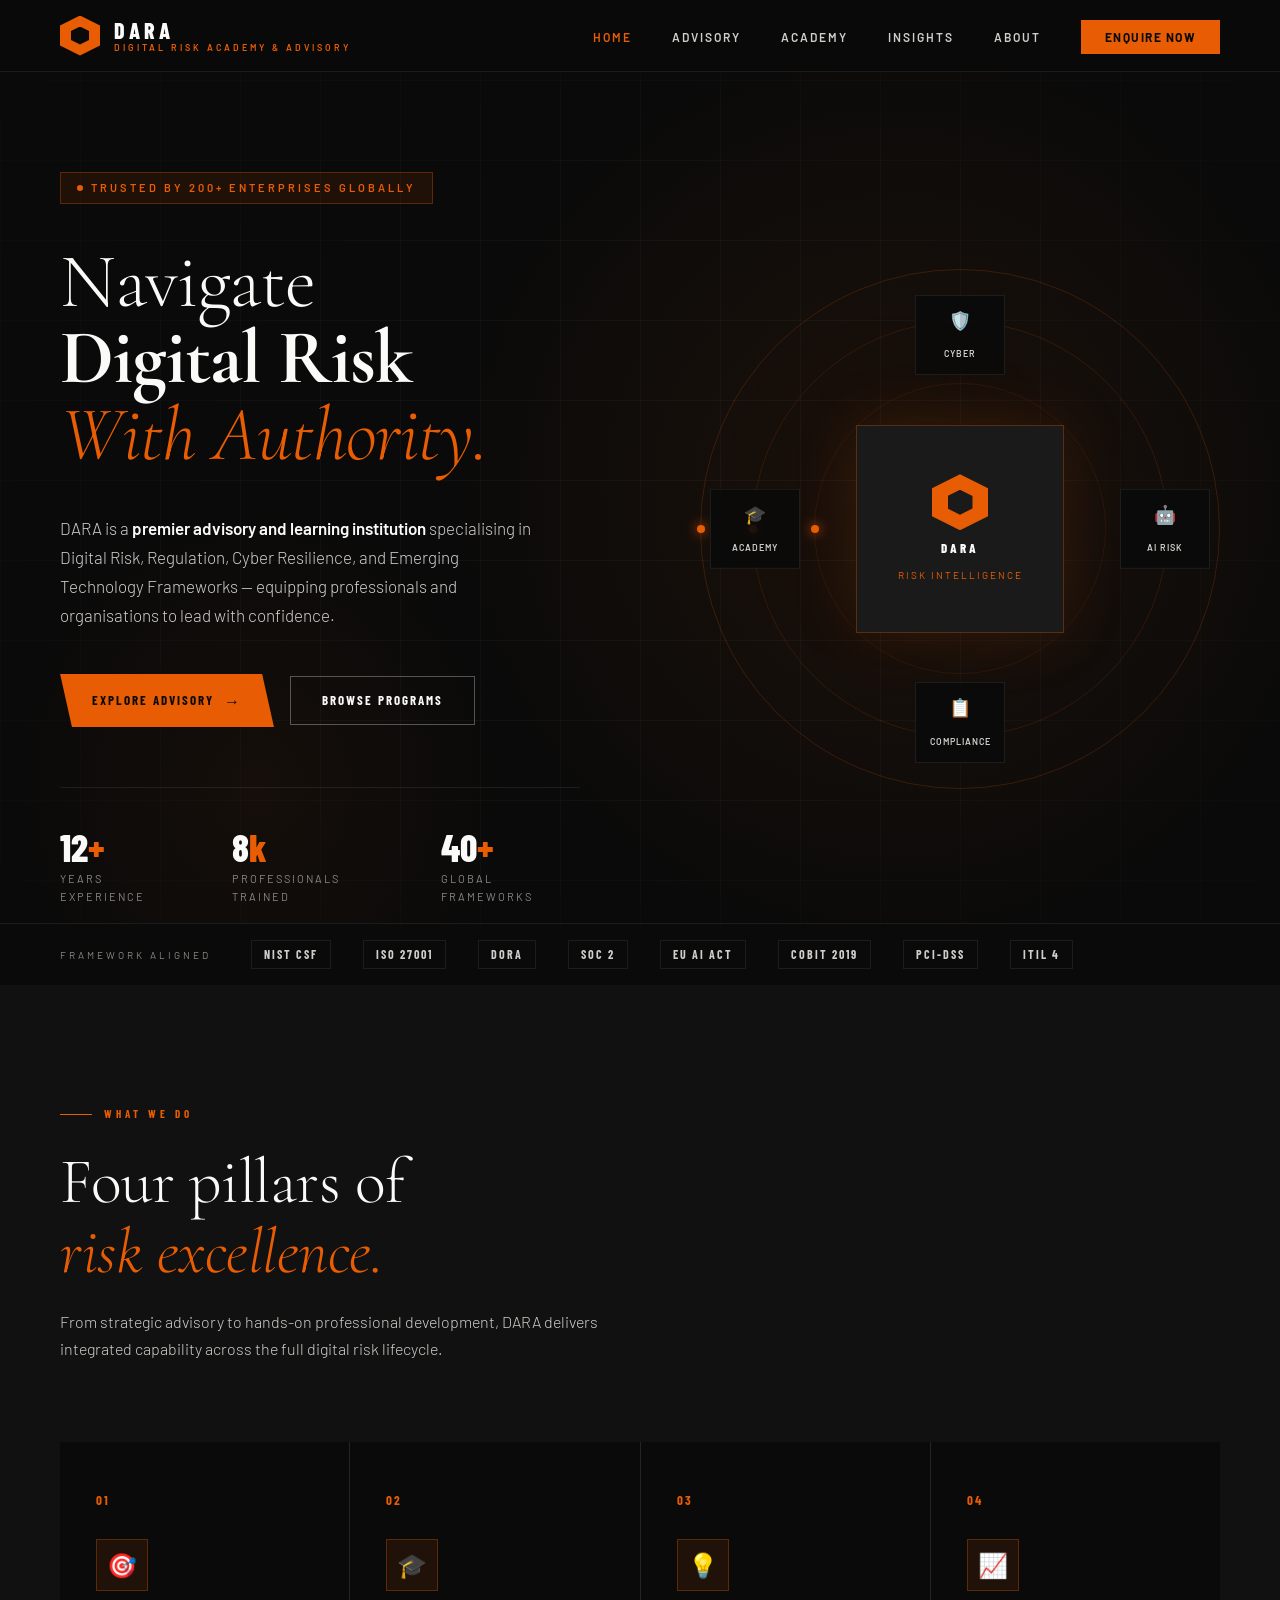
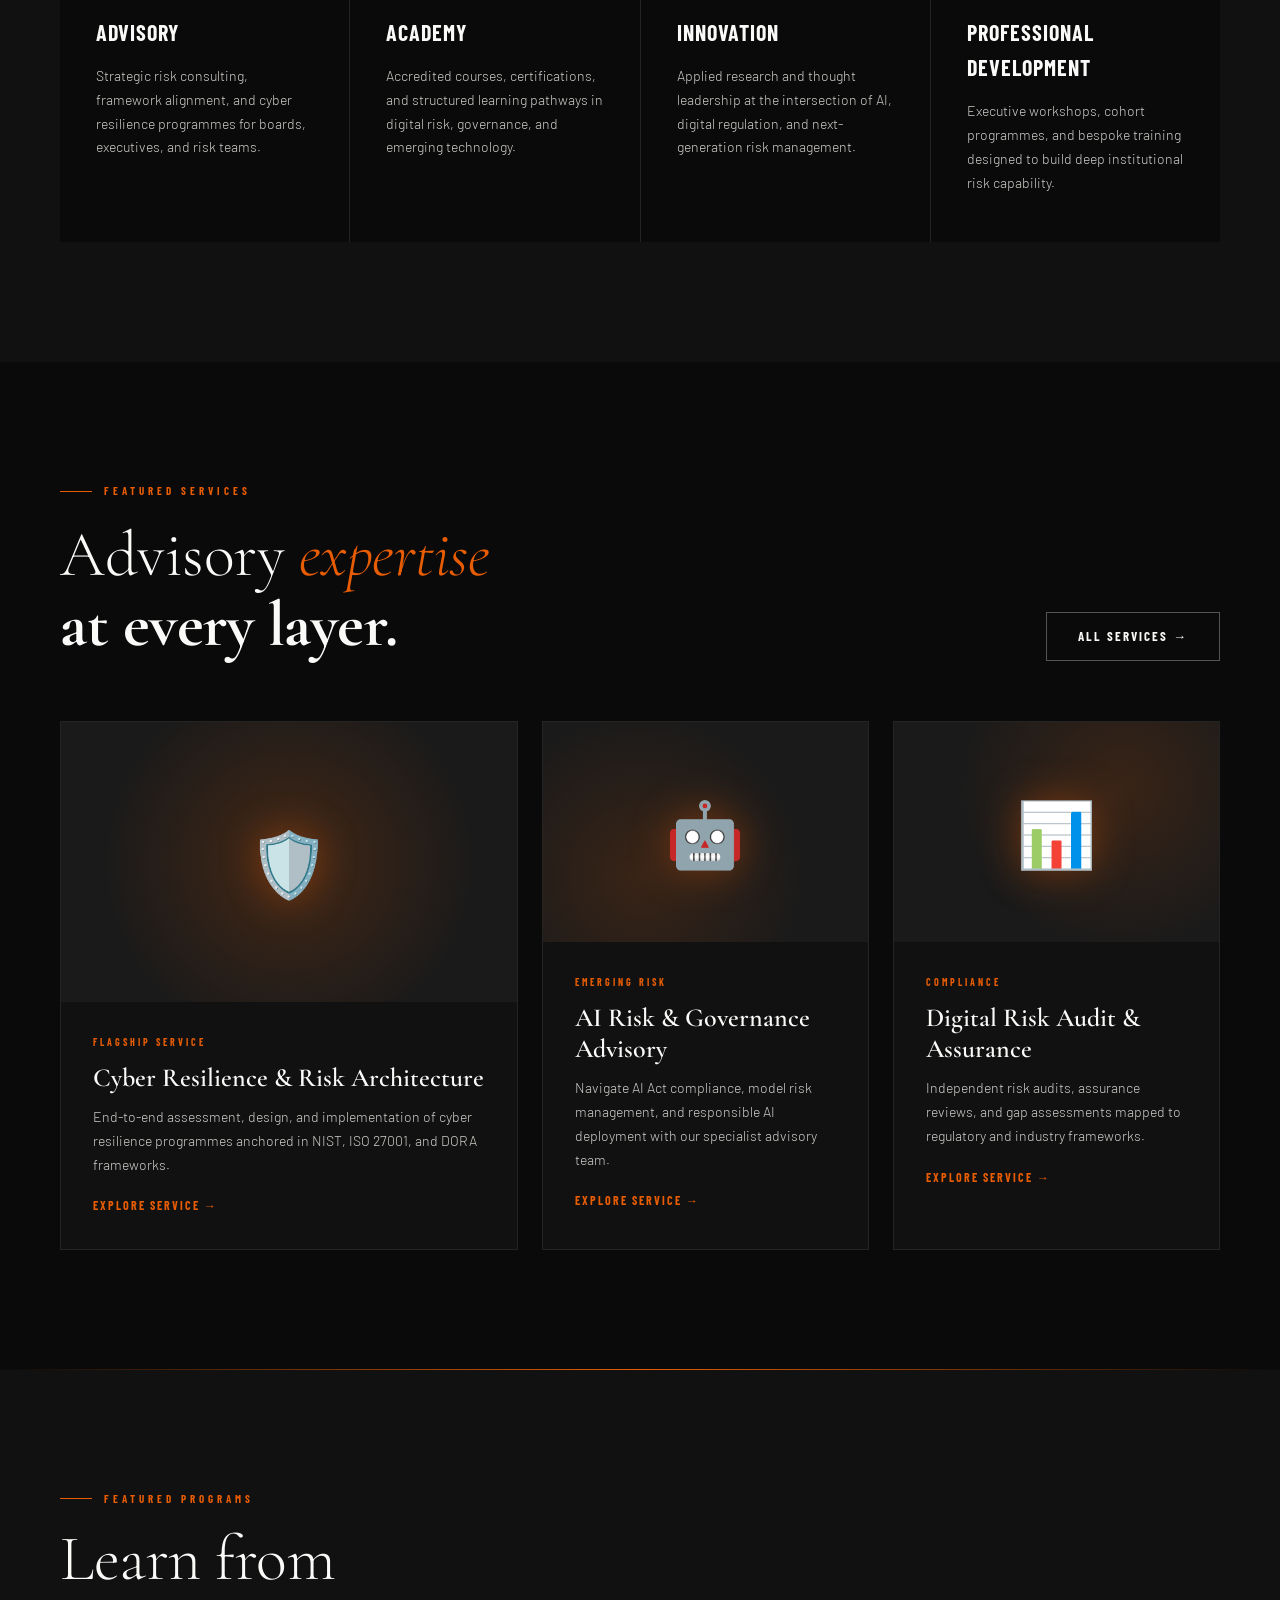
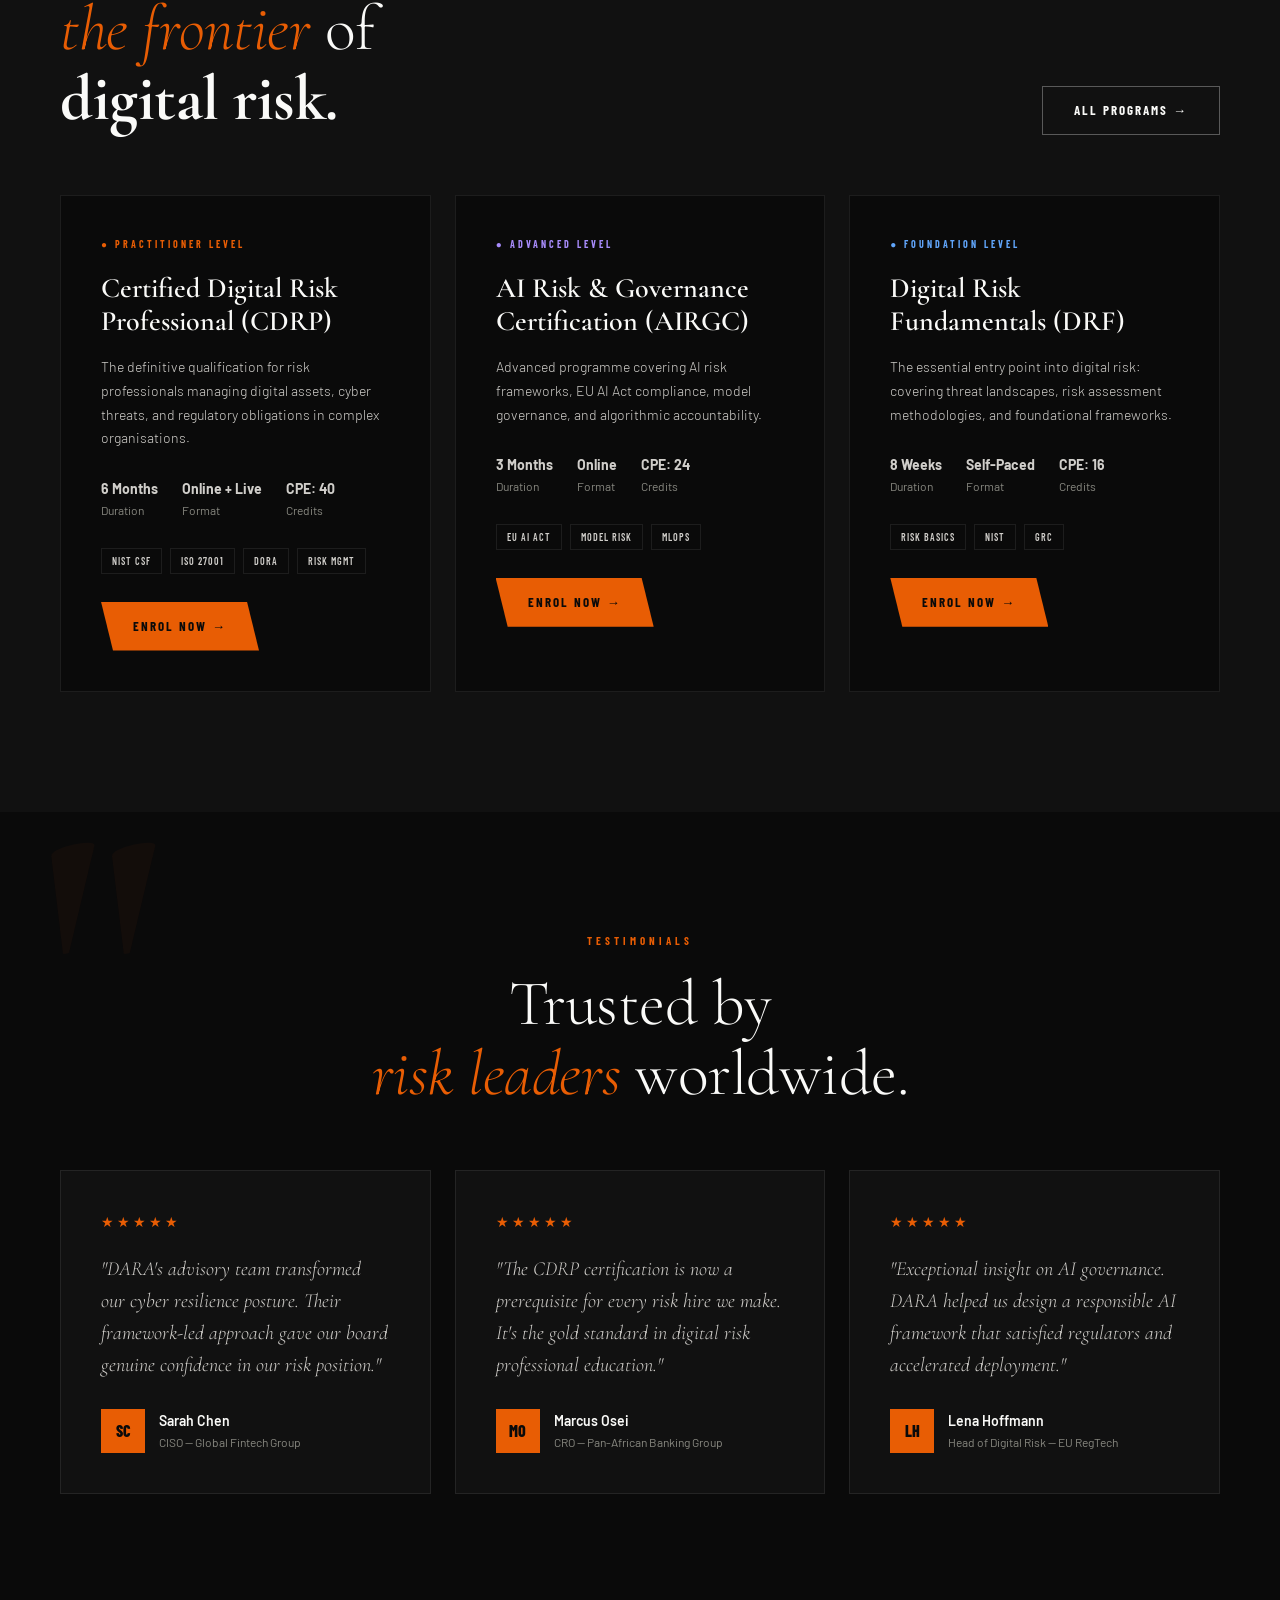
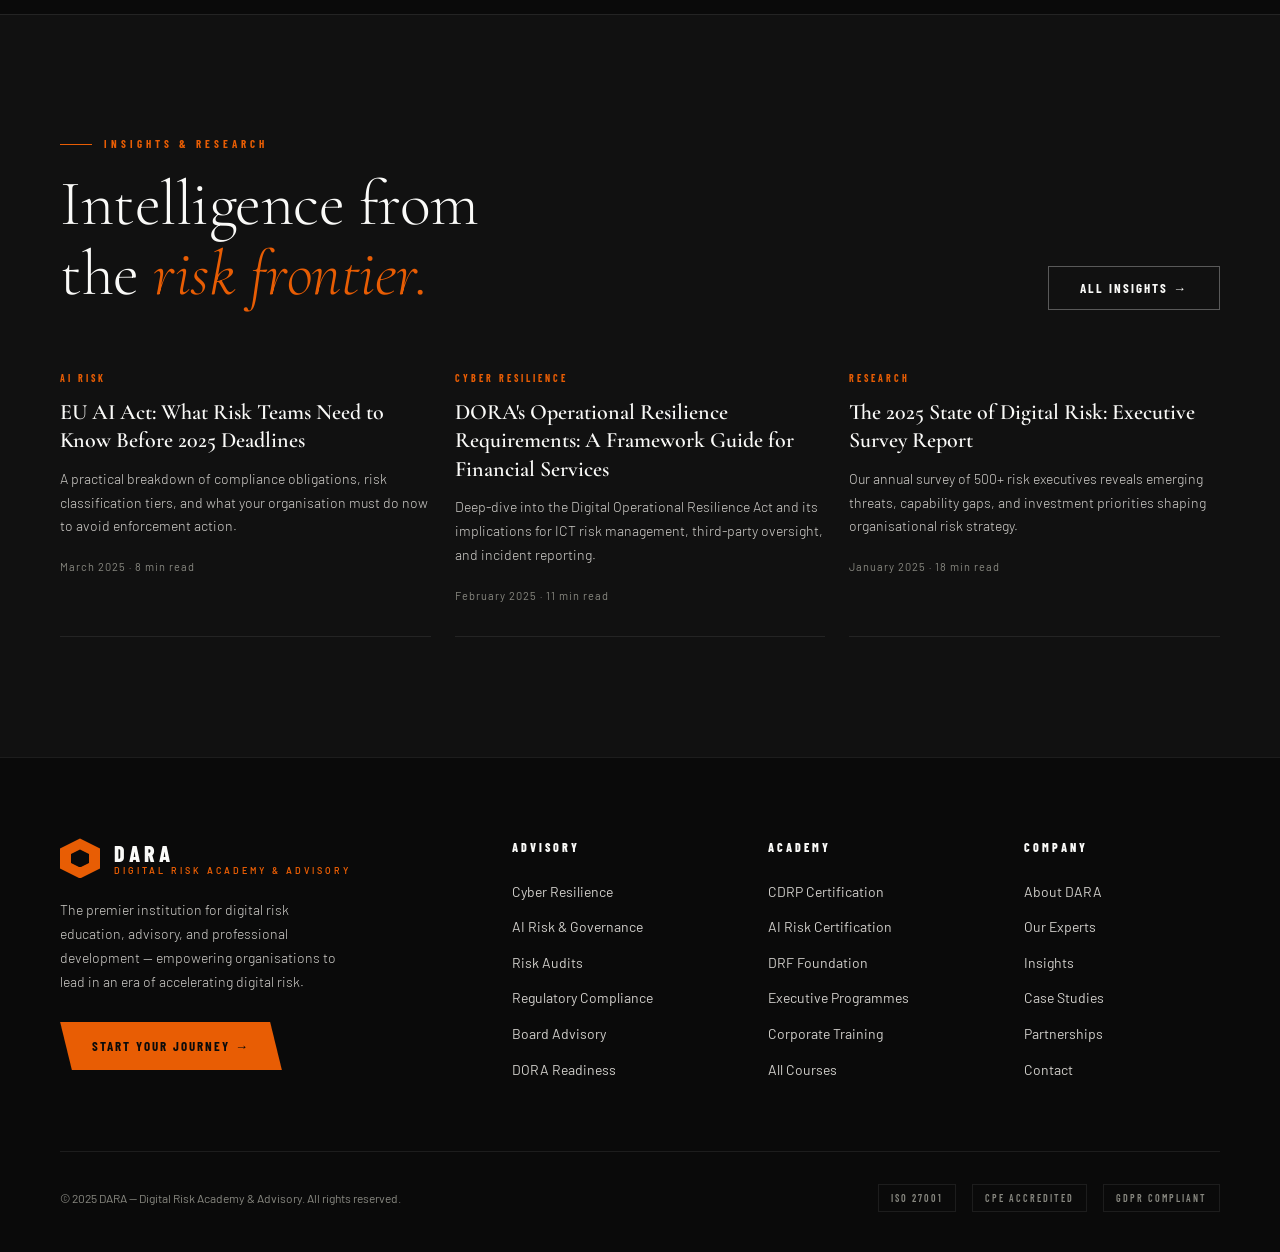
<file: index.html>
<!DOCTYPE html>
<html lang="en">
<head>
  <meta charset="UTF-8">
  <meta name="viewport" content="width=device-width, initial-scale=1.0">
  <title>DARA — Digital Risk Academy & Advisory</title>
  <link rel="preconnect" href="https://fonts.googleapis.com">
  <link href="https://fonts.googleapis.com/css2?family=Cormorant+Garamond:ital,wght@0,300;0,400;0,600;0,700;1,300;1,400&family=Barlow:wght@300;400;500;600;700;900&family=Barlow+Condensed:wght@400;500;600;700;800;900&display=swap" rel="stylesheet">
  <link rel="stylesheet" href="styles.css">
</head>
<body>

<!-- ==================== NAV ==================== -->
<nav>
  <a class="nav-logo" href="index.html">
    <div class="logo-mark"></div>
    <div class="logo-text">
      <span class="logo-name">DARA</span>
      <span class="logo-tagline">Digital Risk Academy & Advisory</span>
    </div>
  </a>
  <ul class="nav-links">
    <li><a href="index.html" data-page="index" class="active">Home</a></li>
    <li><a href="advisory.html" data-page="advisory">Advisory</a></li>
    <li><a href="academy.html" data-page="academy">Academy</a></li>
    <li><a href="#">Insights</a></li>
    <li><a href="#">About</a></li>
    <li><a class="nav-cta" href="advisory.html#consultation">Enquire Now</a></li>
  </ul>
</nav>

<!-- ==================== HERO ==================== -->
<section class="hero">
  <div class="hero-bg"></div>
  <div class="hero-grid-overlay"></div>

  <div class="hero-left fade-in">
    <div class="hero-badge"><span></span>Trusted by 200+ Enterprises Globally</div>
    <h1 class="hero-headline">
      <span class="line-1">Navigate</span><br>
      <span class="line-2">Digital Risk</span><br>
      <span class="line-3">With Authority.</span>
    </h1>
    <p class="hero-sub">
      DARA is a <strong>premier advisory and learning institution</strong> specialising in Digital Risk, Regulation, Cyber Resilience, and Emerging Technology Frameworks — equipping professionals and organisations to lead with confidence.
    </p>
    <div class="hero-actions">
      <a class="btn-primary" href="advisory.html">Explore Advisory <span class="arrow-icon">→</span></a>
      <a class="btn-outline" href="academy.html">Browse Programs</a>
    </div>
    <div class="hero-stats">
      <div>
        <div class="stat-num">12<span>+</span></div>
        <div class="stat-label">Years Experience</div>
      </div>
      <div>
        <div class="stat-num">8<span>k</span></div>
        <div class="stat-label">Professionals Trained</div>
      </div>
      <div>
        <div class="stat-num">40<span>+</span></div>
        <div class="stat-label">Global Frameworks</div>
      </div>
    </div>
  </div>

  <div class="hero-right">
    <div class="hero-visual">
      <div class="risk-ring"></div>
      <div class="risk-ring"></div>
      <div class="risk-ring"></div>
      <div class="hero-center-card">
        <div class="center-logo-mark"></div>
        <div class="center-label">DARA</div>
        <div class="center-sub">Risk Intelligence</div>
      </div>
      <div class="orbit-node"><span class="orbit-node-icon">🛡️</span><span class="orbit-node-label">Cyber</span></div>
      <div class="orbit-node"><span class="orbit-node-icon">🤖</span><span class="orbit-node-label">AI Risk</span></div>
      <div class="orbit-node"><span class="orbit-node-icon">📋</span><span class="orbit-node-label">Compliance</span></div>
      <div class="orbit-node"><span class="orbit-node-icon">🎓</span><span class="orbit-node-label">Academy</span></div>
    </div>
  </div>

  <div class="hero-framework-bar">
    <span class="framework-label">Framework Aligned</span>
    <div class="frameworks">
      <span class="fw-tag">NIST CSF</span>
      <span class="fw-tag">ISO 27001</span>
      <span class="fw-tag">DORA</span>
      <span class="fw-tag">SOC 2</span>
      <span class="fw-tag">EU AI Act</span>
      <span class="fw-tag">COBIT 2019</span>
      <span class="fw-tag">PCI-DSS</span>
      <span class="fw-tag">ITIL 4</span>
    </div>
  </div>
</section>

<!-- ==================== WHAT WE DO ==================== -->
<section class="what-we-do">
  <div class="wwd-header">
    <div class="section-label">What We Do</div>
    <h2 class="section-heading">Four pillars of<br><em>risk excellence.</em></h2>
    <p>From strategic advisory to hands-on professional development, DARA delivers integrated capability across the full digital risk lifecycle.</p>
  </div>
  <div class="wwd-grid">
    <div class="wwd-card">
      <div class="wwd-num">01</div>
      <div class="wwd-icon">🎯</div>
      <div class="wwd-title">Advisory</div>
      <div class="wwd-desc">Strategic risk consulting, framework alignment, and cyber resilience programmes for boards, executives, and risk teams.</div>
    </div>
    <div class="wwd-card">
      <div class="wwd-num">02</div>
      <div class="wwd-icon">🎓</div>
      <div class="wwd-title">Academy</div>
      <div class="wwd-desc">Accredited courses, certifications, and structured learning pathways in digital risk, governance, and emerging technology.</div>
    </div>
    <div class="wwd-card">
      <div class="wwd-num">03</div>
      <div class="wwd-icon">💡</div>
      <div class="wwd-title">Innovation</div>
      <div class="wwd-desc">Applied research and thought leadership at the intersection of AI, digital regulation, and next-generation risk management.</div>
    </div>
    <div class="wwd-card">
      <div class="wwd-num">04</div>
      <div class="wwd-icon">📈</div>
      <div class="wwd-title">Professional Development</div>
      <div class="wwd-desc">Executive workshops, cohort programmes, and bespoke training designed to build deep institutional risk capability.</div>
    </div>
  </div>
</section>

<!-- ==================== FEATURED SERVICES ==================== -->
<section class="featured-services">
  <div class="fs-header">
    <div>
      <div class="section-label">Featured Services</div>
      <h2 class="section-heading" style="margin-top:16px">Advisory <em>expertise</em><br><strong>at every layer.</strong></h2>
    </div>
    <a class="btn-outline" href="advisory.html">All Services →</a>
  </div>
  <div class="fs-grid">
    <div class="fs-card">
      <div class="fs-card-img fs-card-img-main">
        <div class="fs-img-bg"><div class="service-visual-cyber"></div></div>
        <span class="service-icon-large">🛡️</span>
      </div>
      <div class="fs-card-body">
        <div class="fs-card-tag">Flagship Service</div>
        <div class="fs-card-title">Cyber Resilience & Risk Architecture</div>
        <div class="fs-card-desc">End-to-end assessment, design, and implementation of cyber resilience programmes anchored in NIST, ISO 27001, and DORA frameworks.</div>
        <a class="fs-card-link" href="advisory.html">Explore Service →</a>
      </div>
    </div>
    <div class="fs-card">
      <div class="fs-card-img">
        <div class="fs-img-bg"><div class="service-visual-ai"></div></div>
        <span class="service-icon-large">🤖</span>
      </div>
      <div class="fs-card-body">
        <div class="fs-card-tag">Emerging Risk</div>
        <div class="fs-card-title">AI Risk & Governance Advisory</div>
        <div class="fs-card-desc">Navigate AI Act compliance, model risk management, and responsible AI deployment with our specialist advisory team.</div>
        <a class="fs-card-link" href="advisory.html">Explore Service →</a>
      </div>
    </div>
    <div class="fs-card">
      <div class="fs-card-img">
        <div class="fs-img-bg"><div class="service-visual-risk"></div></div>
        <span class="service-icon-large">📊</span>
      </div>
      <div class="fs-card-body">
        <div class="fs-card-tag">Compliance</div>
        <div class="fs-card-title">Digital Risk Audit & Assurance</div>
        <div class="fs-card-desc">Independent risk audits, assurance reviews, and gap assessments mapped to regulatory and industry frameworks.</div>
        <a class="fs-card-link" href="advisory.html">Explore Service →</a>
      </div>
    </div>
  </div>
</section>

<!-- ==================== FEATURED PROGRAMS ==================== -->
<section class="featured-programs">
  <div class="fp-header">
    <div>
      <div class="section-label">Featured Programs</div>
      <h2 class="section-heading" style="margin-top:16px">Learn from<br><em>the frontier</em> of<br><strong>digital risk.</strong></h2>
    </div>
    <a class="btn-outline" href="academy.html">All Programs →</a>
  </div>
  <div class="fp-grid">
    <div class="fp-card">
      <div class="fp-card-level level-practitioner">● Practitioner Level</div>
      <div class="fp-card-title">Certified Digital Risk Professional (CDRP)</div>
      <div class="fp-card-desc">The definitive qualification for risk professionals managing digital assets, cyber threats, and regulatory obligations in complex organisations.</div>
      <div class="fp-meta">
        <div class="fp-meta-item"><strong>6 Months</strong>Duration</div>
        <div class="fp-meta-item"><strong>Online + Live</strong>Format</div>
        <div class="fp-meta-item"><strong>CPE: 40</strong>Credits</div>
      </div>
      <div class="fp-tags">
        <span class="fp-tag">NIST CSF</span><span class="fp-tag">ISO 27001</span><span class="fp-tag">DORA</span><span class="fp-tag">Risk Mgmt</span>
      </div>
      <a class="btn-primary" href="academy.html">Enrol Now →</a>
    </div>
    <div class="fp-card">
      <div class="fp-card-level level-advanced">● Advanced Level</div>
      <div class="fp-card-title">AI Risk & Governance Certification (AIRGC)</div>
      <div class="fp-card-desc">Advanced programme covering AI risk frameworks, EU AI Act compliance, model governance, and algorithmic accountability.</div>
      <div class="fp-meta">
        <div class="fp-meta-item"><strong>3 Months</strong>Duration</div>
        <div class="fp-meta-item"><strong>Online</strong>Format</div>
        <div class="fp-meta-item"><strong>CPE: 24</strong>Credits</div>
      </div>
      <div class="fp-tags">
        <span class="fp-tag">EU AI Act</span><span class="fp-tag">Model Risk</span><span class="fp-tag">MLOps</span>
      </div>
      <a class="btn-primary" href="academy.html">Enrol Now →</a>
    </div>
    <div class="fp-card">
      <div class="fp-card-level level-foundation">● Foundation Level</div>
      <div class="fp-card-title">Digital Risk Fundamentals (DRF)</div>
      <div class="fp-card-desc">The essential entry point into digital risk: covering threat landscapes, risk assessment methodologies, and foundational frameworks.</div>
      <div class="fp-meta">
        <div class="fp-meta-item"><strong>8 Weeks</strong>Duration</div>
        <div class="fp-meta-item"><strong>Self-Paced</strong>Format</div>
        <div class="fp-meta-item"><strong>CPE: 16</strong>Credits</div>
      </div>
      <div class="fp-tags">
        <span class="fp-tag">Risk Basics</span><span class="fp-tag">NIST</span><span class="fp-tag">GRC</span>
      </div>
      <a class="btn-primary" href="academy.html">Enrol Now →</a>
    </div>
  </div>
</section>

<!-- ==================== TESTIMONIALS ==================== -->
<section class="testimonials">
  <div class="testi-header">
    <div class="section-label">Testimonials</div>
    <h2 class="section-heading" style="margin-top:16px">Trusted by<br><em>risk leaders</em> worldwide.</h2>
  </div>
  <div class="testi-grid">
    <div class="testi-card">
      <div class="testi-stars">★★★★★</div>
      <div class="testi-quote">"DARA's advisory team transformed our cyber resilience posture. Their framework-led approach gave our board genuine confidence in our risk position."</div>
      <div class="testi-author">
        <div class="testi-avatar">SC</div>
        <div>
          <div class="testi-name">Sarah Chen</div>
          <div class="testi-role">CISO — Global Fintech Group</div>
        </div>
      </div>
    </div>
    <div class="testi-card">
      <div class="testi-stars">★★★★★</div>
      <div class="testi-quote">"The CDRP certification is now a prerequisite for every risk hire we make. It's the gold standard in digital risk professional education."</div>
      <div class="testi-author">
        <div class="testi-avatar">MO</div>
        <div>
          <div class="testi-name">Marcus Osei</div>
          <div class="testi-role">CRO — Pan-African Banking Group</div>
        </div>
      </div>
    </div>
    <div class="testi-card">
      <div class="testi-stars">★★★★★</div>
      <div class="testi-quote">"Exceptional insight on AI governance. DARA helped us design a responsible AI framework that satisfied regulators and accelerated deployment."</div>
      <div class="testi-author">
        <div class="testi-avatar">LH</div>
        <div>
          <div class="testi-name">Lena Hoffmann</div>
          <div class="testi-role">Head of Digital Risk — EU RegTech</div>
        </div>
      </div>
    </div>
  </div>
</section>

<!-- ==================== INSIGHTS ==================== -->
<section class="insights">
  <div class="insights-header">
    <div>
      <div class="section-label">Insights & Research</div>
      <h2 class="section-heading" style="margin-top:16px">Intelligence from<br>the <em>risk frontier.</em></h2>
    </div>
    <button class="btn-outline">All Insights →</button>
  </div>
  <div class="insights-grid">
    <div class="insight-card">
      <div class="insight-cat">AI Risk</div>
      <div class="insight-title">EU AI Act: What Risk Teams Need to Know Before 2025 Deadlines</div>
      <div class="insight-excerpt">A practical breakdown of compliance obligations, risk classification tiers, and what your organisation must do now to avoid enforcement action.</div>
      <div class="insight-meta">March 2025 · 8 min read</div>
    </div>
    <div class="insight-card">
      <div class="insight-cat">Cyber Resilience</div>
      <div class="insight-title">DORA's Operational Resilience Requirements: A Framework Guide for Financial Services</div>
      <div class="insight-excerpt">Deep-dive into the Digital Operational Resilience Act and its implications for ICT risk management, third-party oversight, and incident reporting.</div>
      <div class="insight-meta">February 2025 · 11 min read</div>
    </div>
    <div class="insight-card">
      <div class="insight-cat">Research</div>
      <div class="insight-title">The 2025 State of Digital Risk: Executive Survey Report</div>
      <div class="insight-excerpt">Our annual survey of 500+ risk executives reveals emerging threats, capability gaps, and investment priorities shaping organisational risk strategy.</div>
      <div class="insight-meta">January 2025 · 18 min read</div>
    </div>
  </div>
</section>

<!-- ==================== FOOTER ==================== -->
<footer>
  <div class="footer-top">
    <div class="footer-brand">
      <a class="nav-logo" href="index.html" style="text-decoration:none">
        <div class="logo-mark"></div>
        <div class="logo-text">
          <span class="logo-name">DARA</span>
          <span class="logo-tagline">Digital Risk Academy & Advisory</span>
        </div>
      </a>
      <p>The premier institution for digital risk education, advisory, and professional development — empowering organisations to lead in an era of accelerating digital risk.</p>
      <a class="btn-primary" href="academy.html">Start Your Journey →</a>
    </div>
    <div class="footer-col">
      <div class="footer-col-title">Advisory</div>
      <ul>
        <li><a href="advisory.html">Cyber Resilience</a></li>
        <li><a href="advisory.html">AI Risk & Governance</a></li>
        <li><a href="advisory.html">Risk Audits</a></li>
        <li><a href="advisory.html">Regulatory Compliance</a></li>
        <li><a href="advisory.html">Board Advisory</a></li>
        <li><a href="advisory.html">DORA Readiness</a></li>
      </ul>
    </div>
    <div class="footer-col">
      <div class="footer-col-title">Academy</div>
      <ul>
        <li><a href="academy.html">CDRP Certification</a></li>
        <li><a href="academy.html">AI Risk Certification</a></li>
        <li><a href="academy.html">DRF Foundation</a></li>
        <li><a href="academy.html">Executive Programmes</a></li>
        <li><a href="academy.html">Corporate Training</a></li>
        <li><a href="academy.html">All Courses</a></li>
      </ul>
    </div>
    <div class="footer-col">
      <div class="footer-col-title">Company</div>
      <ul>
        <li><a href="#">About DARA</a></li>
        <li><a href="#">Our Experts</a></li>
        <li><a href="#">Insights</a></li>
        <li><a href="#">Case Studies</a></li>
        <li><a href="#">Partnerships</a></li>
        <li><a href="#">Contact</a></li>
      </ul>
    </div>
  </div>
  <div class="footer-bottom">
    <div class="footer-copy">© 2025 DARA — Digital Risk Academy & Advisory. All rights reserved.</div>
    <div class="footer-badges">
      <span class="footer-badge">ISO 27001</span>
      <span class="footer-badge">CPE Accredited</span>
      <span class="footer-badge">GDPR Compliant</span>
    </div>
  </div>
</footer>

<script src="main.js"></script>
</body>
</html>
</file>
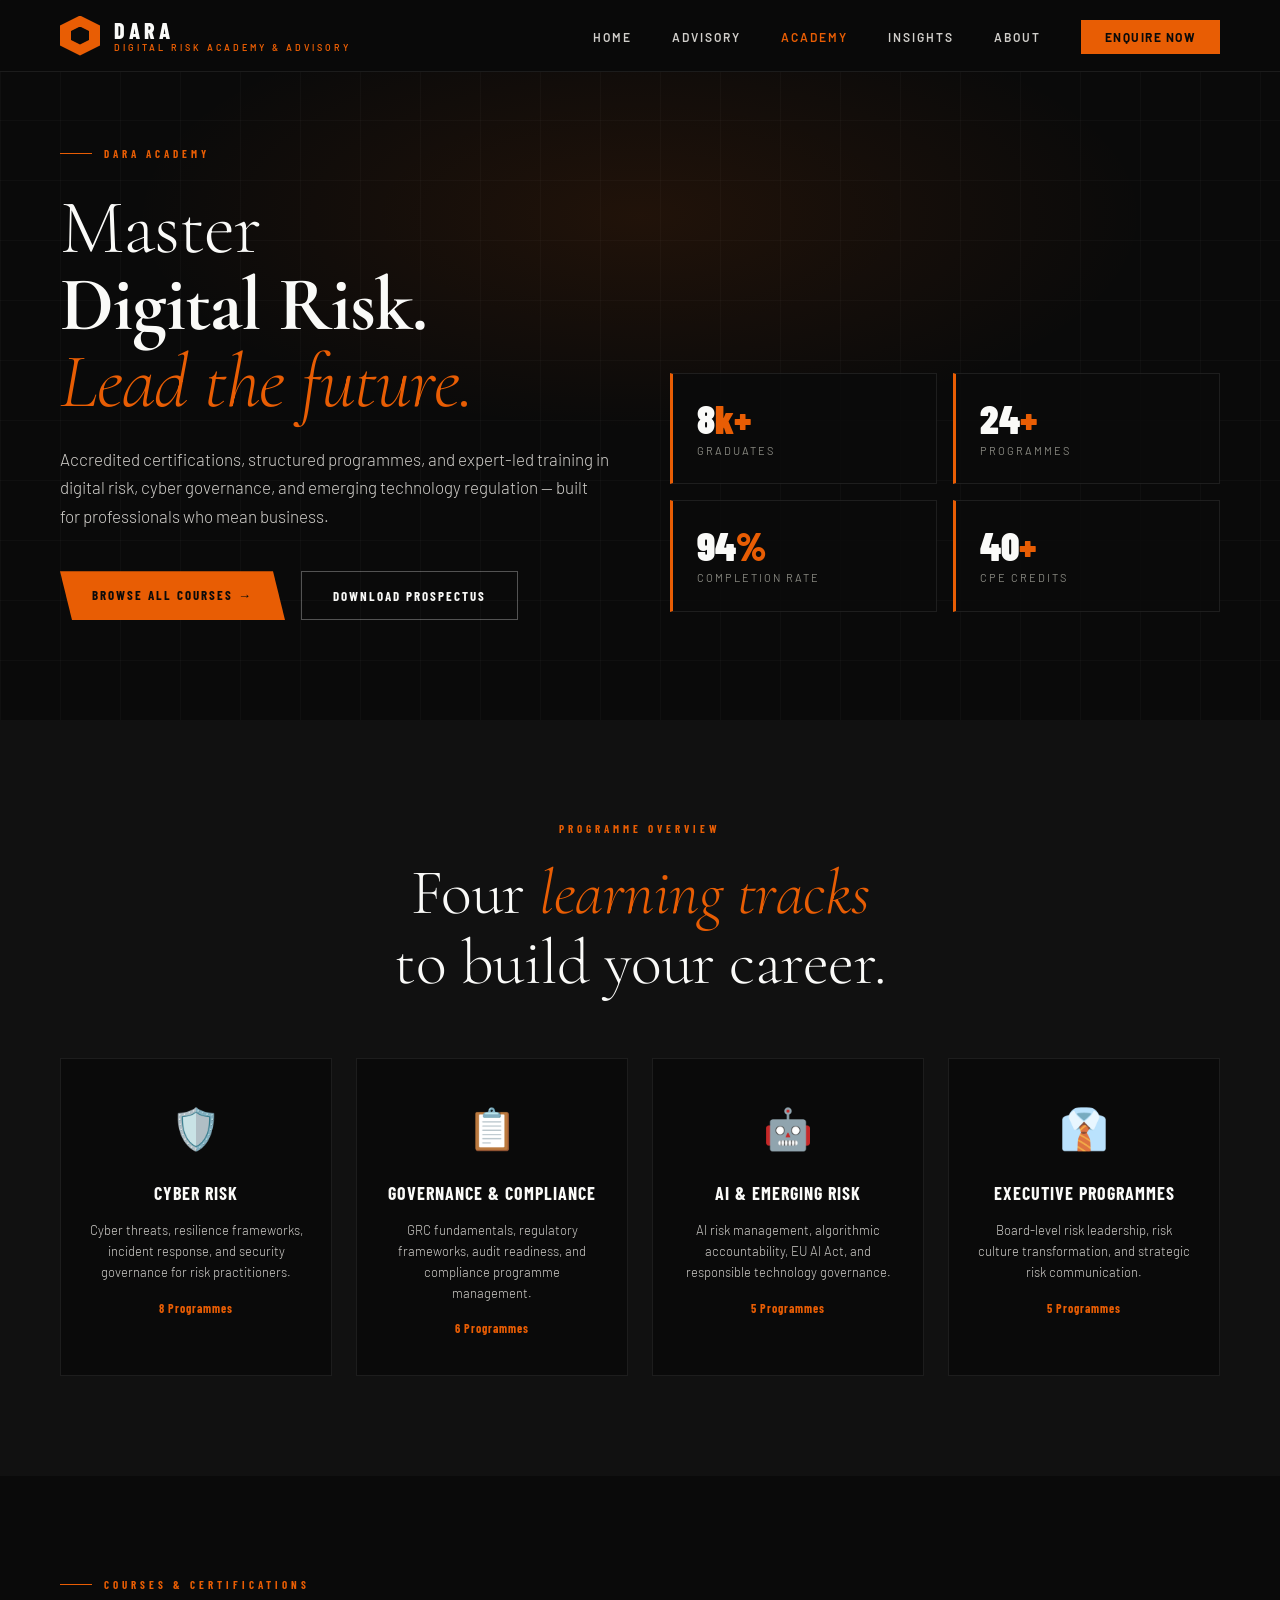
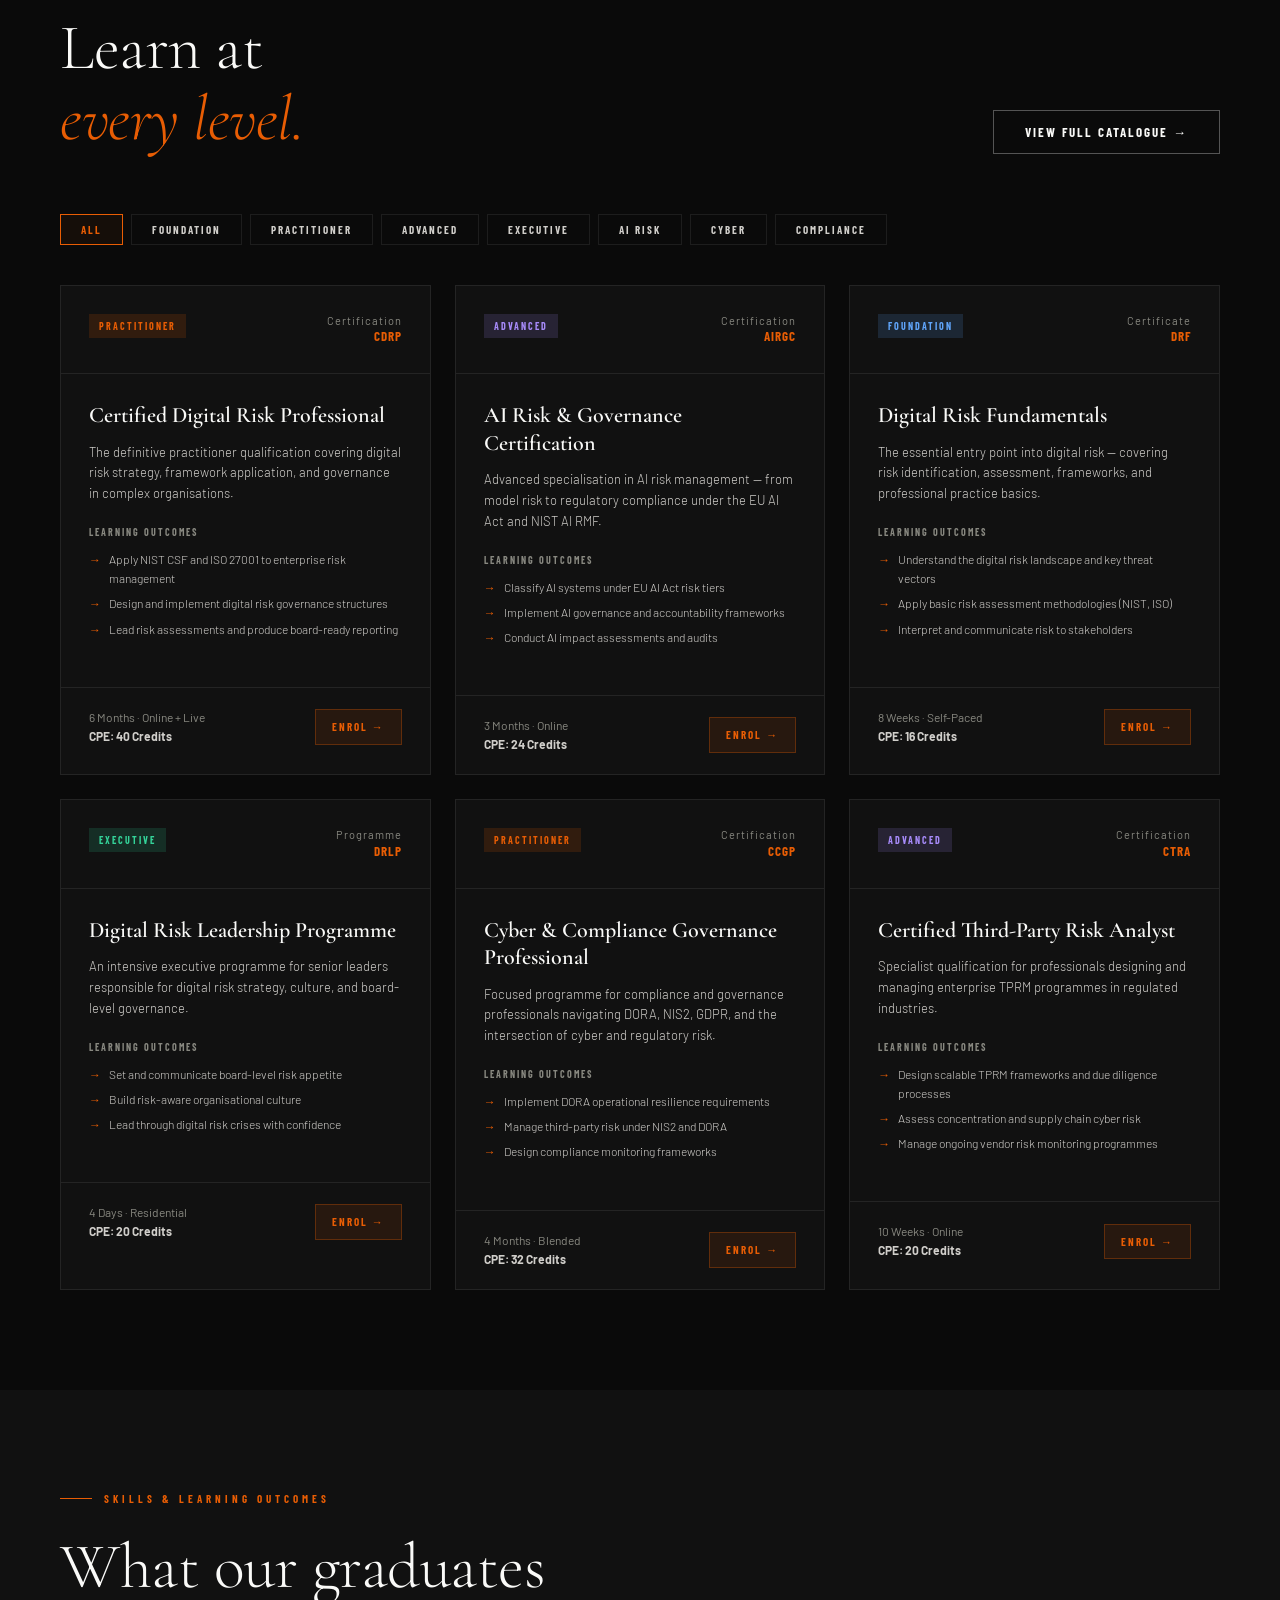
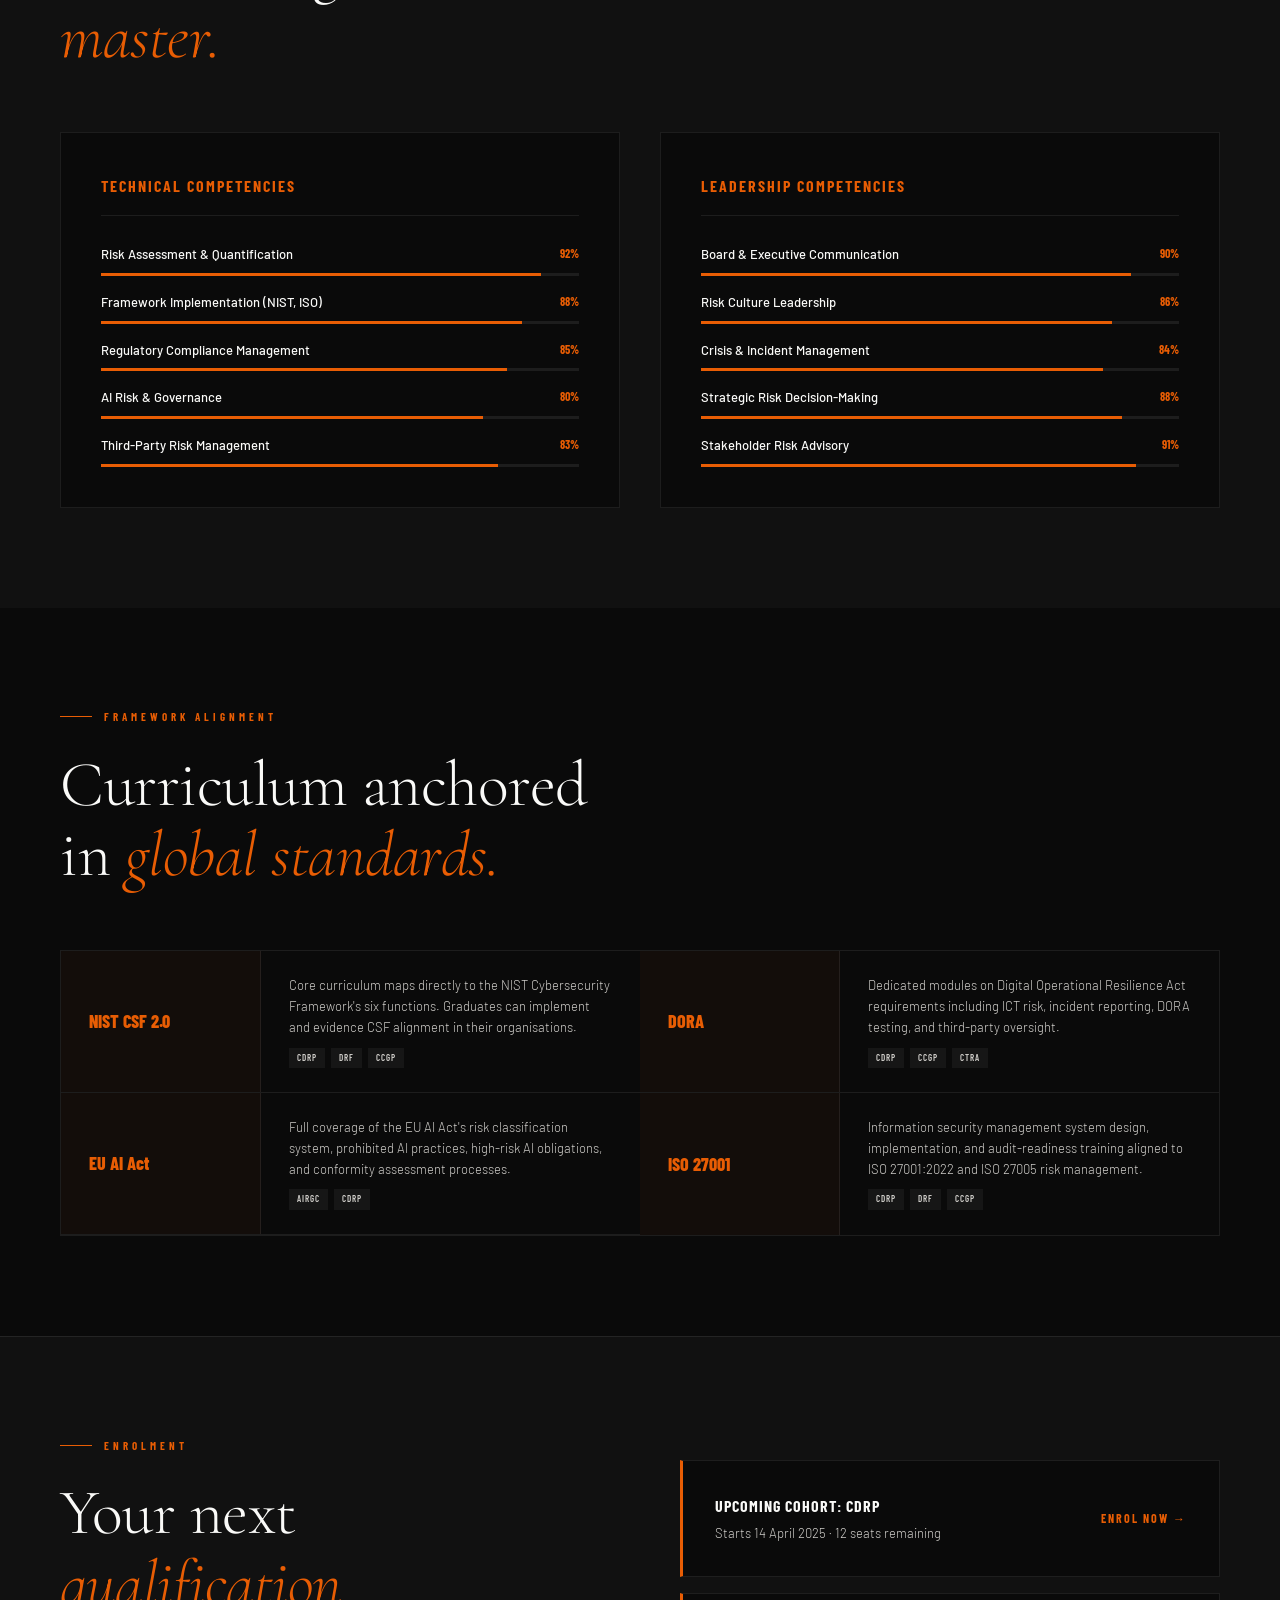
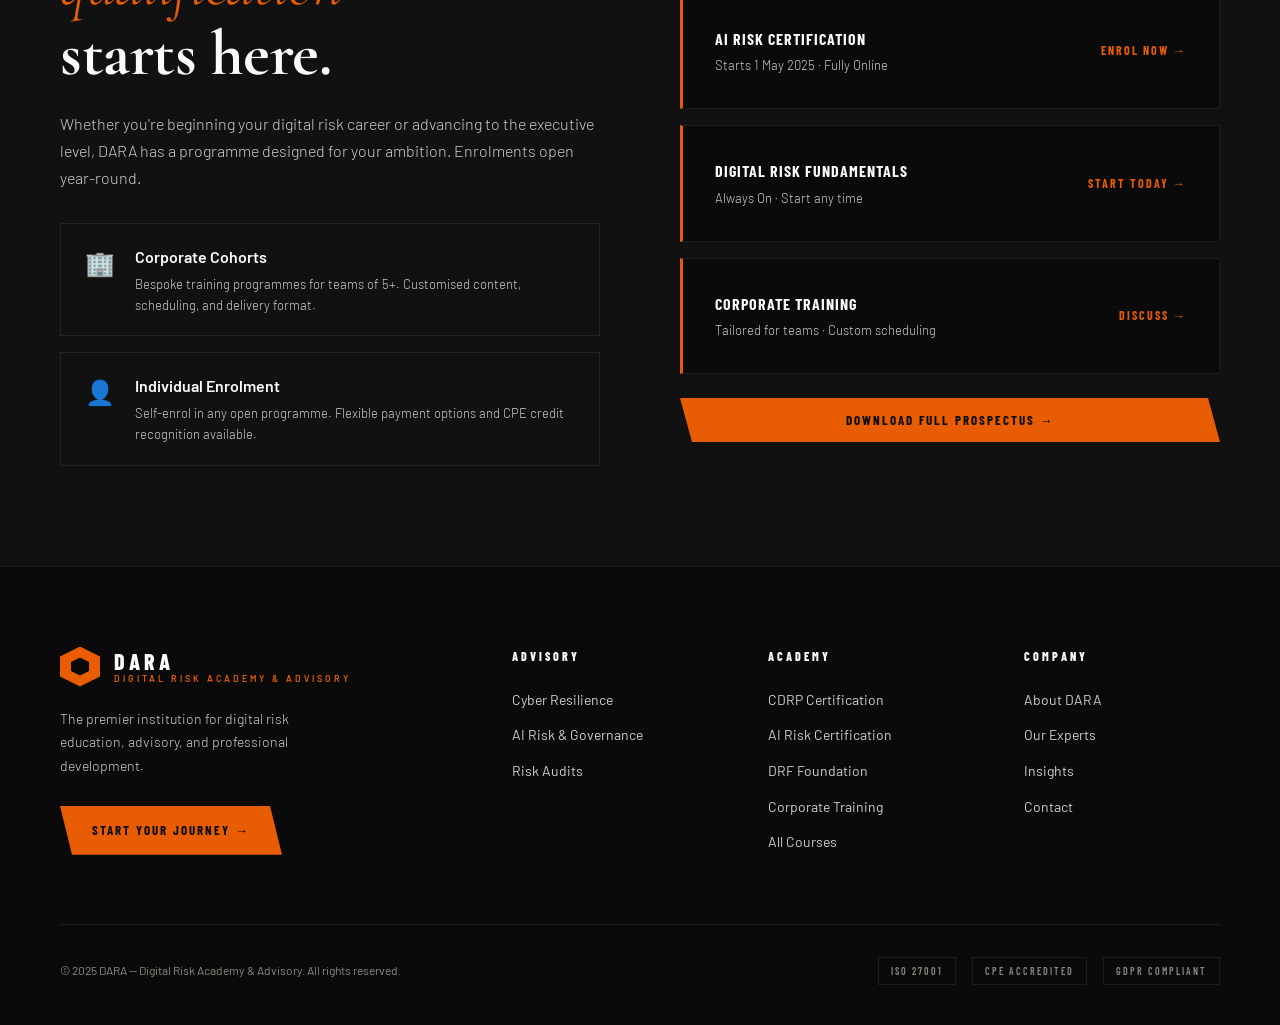
<file: academy.html>
<!DOCTYPE html>
<html lang="en">
<head>
  <meta charset="UTF-8">
  <meta name="viewport" content="width=device-width, initial-scale=1.0">
  <title>Academy — DARA Digital Risk Academy & Advisory</title>
  <link rel="preconnect" href="https://fonts.googleapis.com">
  <link href="https://fonts.googleapis.com/css2?family=Cormorant+Garamond:ital,wght@0,300;0,400;0,600;0,700;1,300;1,400&family=Barlow:wght@300;400;500;600;700;900&family=Barlow+Condensed:wght@400;500;600;700;800;900&display=swap" rel="stylesheet">
  <link rel="stylesheet" href="styles.css">
</head>
<body>

<!-- ==================== NAV ==================== -->
<nav>
  <a class="nav-logo" href="index.html">
    <div class="logo-mark"></div>
    <div class="logo-text">
      <span class="logo-name">DARA</span>
      <span class="logo-tagline">Digital Risk Academy & Advisory</span>
    </div>
  </a>
  <ul class="nav-links">
    <li><a href="index.html" data-page="index">Home</a></li>
    <li><a href="advisory.html" data-page="advisory">Advisory</a></li>
    <li><a href="academy.html" data-page="academy" class="active">Academy</a></li>
    <li><a href="#">Insights</a></li>
    <li><a href="#">About</a></li>
    <li><a class="nav-cta" href="#enrol">Enquire Now</a></li>
  </ul>
</nav>

<!-- ==================== HERO ==================== -->
<section class="academy-hero">
  <div class="academy-hero-grid"></div>
  <div class="academy-hero-glow"></div>
  <div class="academy-hero-content">
    <div class="academy-hero-inner">
      <div class="academy-hero-left fade-in">
        <div class="section-label">DARA Academy</div>
        <h1 class="academy-hero-headline">
          Master<br>
          <strong>Digital Risk.</strong><br>
          <em>Lead the future.</em>
        </h1>
        <p class="academy-hero-desc">Accredited certifications, structured programmes, and expert-led training in digital risk, cyber governance, and emerging technology regulation — built for professionals who mean business.</p>
        <div class="academy-hero-actions">
          <a class="btn-primary" href="#courses">Browse All Courses →</a>
          <button class="btn-outline">Download Prospectus</button>
        </div>
      </div>
      <div class="academy-hero-right">
        <div class="academy-hero-stats">
          <div class="academy-stat-card">
            <div class="academy-stat-num">8<span>k+</span></div>
            <div class="academy-stat-label">Graduates</div>
          </div>
          <div class="academy-stat-card">
            <div class="academy-stat-num">24<span>+</span></div>
            <div class="academy-stat-label">Programmes</div>
          </div>
          <div class="academy-stat-card">
            <div class="academy-stat-num">94<span>%</span></div>
            <div class="academy-stat-label">Completion Rate</div>
          </div>
          <div class="academy-stat-card">
            <div class="academy-stat-num">40<span>+</span></div>
            <div class="academy-stat-label">CPE Credits</div>
          </div>
        </div>
      </div>
    </div>
  </div>
</section>

<!-- ==================== PROGRAM OVERVIEW ==================== -->
<section class="academy-overview">
  <div class="academy-overview-header">
    <div class="section-label">Programme Overview</div>
    <h2 class="section-heading">Four <em>learning tracks</em><br>to build your career.</h2>
  </div>
  <div class="program-tracks">
    <div class="track-card">
      <span class="track-icon">🛡️</span>
      <div class="track-title">Cyber Risk</div>
      <div class="track-desc">Cyber threats, resilience frameworks, incident response, and security governance for risk practitioners.</div>
      <div class="track-count">8 Programmes</div>
    </div>
    <div class="track-card">
      <span class="track-icon">📋</span>
      <div class="track-title">Governance & Compliance</div>
      <div class="track-desc">GRC fundamentals, regulatory frameworks, audit readiness, and compliance programme management.</div>
      <div class="track-count">6 Programmes</div>
    </div>
    <div class="track-card">
      <span class="track-icon">🤖</span>
      <div class="track-title">AI & Emerging Risk</div>
      <div class="track-desc">AI risk management, algorithmic accountability, EU AI Act, and responsible technology governance.</div>
      <div class="track-count">5 Programmes</div>
    </div>
    <div class="track-card">
      <span class="track-icon">👔</span>
      <div class="track-title">Executive Programmes</div>
      <div class="track-desc">Board-level risk leadership, risk culture transformation, and strategic risk communication.</div>
      <div class="track-count">5 Programmes</div>
    </div>
  </div>
</section>

<!-- ==================== COURSES ==================== -->
<section class="academy-courses" id="courses">
  <div class="academy-courses-header">
    <div>
      <div class="section-label">Courses & Certifications</div>
      <h2 class="section-heading" style="margin-top:16px">Learn at<br><em>every level.</em></h2>
    </div>
    <button class="btn-outline">View Full Catalogue →</button>
  </div>
  <div class="course-filter">
    <button class="filter-btn active">All</button>
    <button class="filter-btn">Foundation</button>
    <button class="filter-btn">Practitioner</button>
    <button class="filter-btn">Advanced</button>
    <button class="filter-btn">Executive</button>
    <button class="filter-btn">AI Risk</button>
    <button class="filter-btn">Cyber</button>
    <button class="filter-btn">Compliance</button>
  </div>
  <div class="courses-grid">
    <div class="course-card">
      <div class="course-card-header">
        <span class="course-card-level-badge badge-practitioner">Practitioner</span>
        <div class="course-cert"><span>Certification</span><strong>CDRP</strong></div>
      </div>
      <div class="course-card-body">
        <div class="course-title">Certified Digital Risk Professional</div>
        <div class="course-desc">The definitive practitioner qualification covering digital risk strategy, framework application, and governance in complex organisations.</div>
        <div class="course-outcomes">
          <div class="course-outcomes-title">Learning Outcomes</div>
          <div class="course-outcome-item">Apply NIST CSF and ISO 27001 to enterprise risk management</div>
          <div class="course-outcome-item">Design and implement digital risk governance structures</div>
          <div class="course-outcome-item">Lead risk assessments and produce board-ready reporting</div>
        </div>
      </div>
      <div class="course-card-footer">
        <div class="course-meta">6 Months · Online + Live<strong>CPE: 40 Credits</strong></div>
        <a class="course-enrol" href="#enrol">Enrol →</a>
      </div>
    </div>
    <div class="course-card">
      <div class="course-card-header">
        <span class="course-card-level-badge badge-advanced">Advanced</span>
        <div class="course-cert"><span>Certification</span><strong>AIRGC</strong></div>
      </div>
      <div class="course-card-body">
        <div class="course-title">AI Risk & Governance Certification</div>
        <div class="course-desc">Advanced specialisation in AI risk management — from model risk to regulatory compliance under the EU AI Act and NIST AI RMF.</div>
        <div class="course-outcomes">
          <div class="course-outcomes-title">Learning Outcomes</div>
          <div class="course-outcome-item">Classify AI systems under EU AI Act risk tiers</div>
          <div class="course-outcome-item">Implement AI governance and accountability frameworks</div>
          <div class="course-outcome-item">Conduct AI impact assessments and audits</div>
        </div>
      </div>
      <div class="course-card-footer">
        <div class="course-meta">3 Months · Online<strong>CPE: 24 Credits</strong></div>
        <a class="course-enrol" href="#enrol">Enrol →</a>
      </div>
    </div>
    <div class="course-card">
      <div class="course-card-header">
        <span class="course-card-level-badge badge-foundation">Foundation</span>
        <div class="course-cert"><span>Certificate</span><strong>DRF</strong></div>
      </div>
      <div class="course-card-body">
        <div class="course-title">Digital Risk Fundamentals</div>
        <div class="course-desc">The essential entry point into digital risk — covering risk identification, assessment, frameworks, and professional practice basics.</div>
        <div class="course-outcomes">
          <div class="course-outcomes-title">Learning Outcomes</div>
          <div class="course-outcome-item">Understand the digital risk landscape and key threat vectors</div>
          <div class="course-outcome-item">Apply basic risk assessment methodologies (NIST, ISO)</div>
          <div class="course-outcome-item">Interpret and communicate risk to stakeholders</div>
        </div>
      </div>
      <div class="course-card-footer">
        <div class="course-meta">8 Weeks · Self-Paced<strong>CPE: 16 Credits</strong></div>
        <a class="course-enrol" href="#enrol">Enrol →</a>
      </div>
    </div>
    <div class="course-card">
      <div class="course-card-header">
        <span class="course-card-level-badge badge-executive">Executive</span>
        <div class="course-cert"><span>Programme</span><strong>DRLP</strong></div>
      </div>
      <div class="course-card-body">
        <div class="course-title">Digital Risk Leadership Programme</div>
        <div class="course-desc">An intensive executive programme for senior leaders responsible for digital risk strategy, culture, and board-level governance.</div>
        <div class="course-outcomes">
          <div class="course-outcomes-title">Learning Outcomes</div>
          <div class="course-outcome-item">Set and communicate board-level risk appetite</div>
          <div class="course-outcome-item">Build risk-aware organisational culture</div>
          <div class="course-outcome-item">Lead through digital risk crises with confidence</div>
        </div>
      </div>
      <div class="course-card-footer">
        <div class="course-meta">4 Days · Residential<strong>CPE: 20 Credits</strong></div>
        <a class="course-enrol" href="#enrol">Enrol →</a>
      </div>
    </div>
    <div class="course-card">
      <div class="course-card-header">
        <span class="course-card-level-badge badge-practitioner">Practitioner</span>
        <div class="course-cert"><span>Certification</span><strong>CCGP</strong></div>
      </div>
      <div class="course-card-body">
        <div class="course-title">Cyber & Compliance Governance Professional</div>
        <div class="course-desc">Focused programme for compliance and governance professionals navigating DORA, NIS2, GDPR, and the intersection of cyber and regulatory risk.</div>
        <div class="course-outcomes">
          <div class="course-outcomes-title">Learning Outcomes</div>
          <div class="course-outcome-item">Implement DORA operational resilience requirements</div>
          <div class="course-outcome-item">Manage third-party risk under NIS2 and DORA</div>
          <div class="course-outcome-item">Design compliance monitoring frameworks</div>
        </div>
      </div>
      <div class="course-card-footer">
        <div class="course-meta">4 Months · Blended<strong>CPE: 32 Credits</strong></div>
        <a class="course-enrol" href="#enrol">Enrol →</a>
      </div>
    </div>
    <div class="course-card">
      <div class="course-card-header">
        <span class="course-card-level-badge badge-advanced">Advanced</span>
        <div class="course-cert"><span>Certification</span><strong>CTRA</strong></div>
      </div>
      <div class="course-card-body">
        <div class="course-title">Certified Third-Party Risk Analyst</div>
        <div class="course-desc">Specialist qualification for professionals designing and managing enterprise TPRM programmes in regulated industries.</div>
        <div class="course-outcomes">
          <div class="course-outcomes-title">Learning Outcomes</div>
          <div class="course-outcome-item">Design scalable TPRM frameworks and due diligence processes</div>
          <div class="course-outcome-item">Assess concentration and supply chain cyber risk</div>
          <div class="course-outcome-item">Manage ongoing vendor risk monitoring programmes</div>
        </div>
      </div>
      <div class="course-card-footer">
        <div class="course-meta">10 Weeks · Online<strong>CPE: 20 Credits</strong></div>
        <a class="course-enrol" href="#enrol">Enrol →</a>
      </div>
    </div>
  </div>
</section>

<!-- ==================== LEARNING OUTCOMES ==================== -->
<section class="academy-outcomes">
  <div class="academy-outcomes-header">
    <div class="section-label">Skills & Learning Outcomes</div>
    <h2 class="section-heading">What our graduates<br><em>master.</em></h2>
  </div>
  <div class="outcomes-visual">
    <div class="outcome-group">
      <div class="outcome-group-title">Technical Competencies</div>
      <div class="skill-items">
        <div class="skill-item">
          <div class="skill-item-header"><span class="skill-item-name">Risk Assessment & Quantification</span><span class="skill-item-pct">92%</span></div>
          <div class="skill-bar"><div class="skill-fill" style="width:92%"></div></div>
        </div>
        <div class="skill-item">
          <div class="skill-item-header"><span class="skill-item-name">Framework Implementation (NIST, ISO)</span><span class="skill-item-pct">88%</span></div>
          <div class="skill-bar"><div class="skill-fill" style="width:88%"></div></div>
        </div>
        <div class="skill-item">
          <div class="skill-item-header"><span class="skill-item-name">Regulatory Compliance Management</span><span class="skill-item-pct">85%</span></div>
          <div class="skill-bar"><div class="skill-fill" style="width:85%"></div></div>
        </div>
        <div class="skill-item">
          <div class="skill-item-header"><span class="skill-item-name">AI Risk & Governance</span><span class="skill-item-pct">80%</span></div>
          <div class="skill-bar"><div class="skill-fill" style="width:80%"></div></div>
        </div>
        <div class="skill-item">
          <div class="skill-item-header"><span class="skill-item-name">Third-Party Risk Management</span><span class="skill-item-pct">83%</span></div>
          <div class="skill-bar"><div class="skill-fill" style="width:83%"></div></div>
        </div>
      </div>
    </div>
    <div class="outcome-group">
      <div class="outcome-group-title">Leadership Competencies</div>
      <div class="skill-items">
        <div class="skill-item">
          <div class="skill-item-header"><span class="skill-item-name">Board & Executive Communication</span><span class="skill-item-pct">90%</span></div>
          <div class="skill-bar"><div class="skill-fill" style="width:90%"></div></div>
        </div>
        <div class="skill-item">
          <div class="skill-item-header"><span class="skill-item-name">Risk Culture Leadership</span><span class="skill-item-pct">86%</span></div>
          <div class="skill-bar"><div class="skill-fill" style="width:86%"></div></div>
        </div>
        <div class="skill-item">
          <div class="skill-item-header"><span class="skill-item-name">Crisis & Incident Management</span><span class="skill-item-pct">84%</span></div>
          <div class="skill-bar"><div class="skill-fill" style="width:84%"></div></div>
        </div>
        <div class="skill-item">
          <div class="skill-item-header"><span class="skill-item-name">Strategic Risk Decision-Making</span><span class="skill-item-pct">88%</span></div>
          <div class="skill-bar"><div class="skill-fill" style="width:88%"></div></div>
        </div>
        <div class="skill-item">
          <div class="skill-item-header"><span class="skill-item-name">Stakeholder Risk Advisory</span><span class="skill-item-pct">91%</span></div>
          <div class="skill-bar"><div class="skill-fill" style="width:91%"></div></div>
        </div>
      </div>
    </div>
  </div>
</section>

<!-- ==================== FRAMEWORK ALIGNMENT ==================== -->
<section class="academy-fw">
  <div class="academy-fw-header">
    <div class="section-label">Framework Alignment</div>
    <h2 class="section-heading">Curriculum anchored<br>in <em>global standards.</em></h2>
  </div>
  <div class="fw-alignment-grid">
    <div class="fw-align-row">
      <div class="fw-align-name">NIST CSF 2.0</div>
      <div class="fw-align-content">
        <div class="fw-align-desc">Core curriculum maps directly to the NIST Cybersecurity Framework's six functions. Graduates can implement and evidence CSF alignment in their organisations.</div>
        <div class="fw-align-courses"><span class="fw-align-course">CDRP</span><span class="fw-align-course">DRF</span><span class="fw-align-course">CCGP</span></div>
      </div>
    </div>
    <div class="fw-align-row">
      <div class="fw-align-name">DORA</div>
      <div class="fw-align-content">
        <div class="fw-align-desc">Dedicated modules on Digital Operational Resilience Act requirements including ICT risk, incident reporting, DORA testing, and third-party oversight.</div>
        <div class="fw-align-courses"><span class="fw-align-course">CDRP</span><span class="fw-align-course">CCGP</span><span class="fw-align-course">CTRA</span></div>
      </div>
    </div>
    <div class="fw-align-row">
      <div class="fw-align-name">EU AI Act</div>
      <div class="fw-align-content">
        <div class="fw-align-desc">Full coverage of the EU AI Act's risk classification system, prohibited AI practices, high-risk AI obligations, and conformity assessment processes.</div>
        <div class="fw-align-courses"><span class="fw-align-course">AIRGC</span><span class="fw-align-course">CDRP</span></div>
      </div>
    </div>
    <div class="fw-align-row">
      <div class="fw-align-name">ISO 27001</div>
      <div class="fw-align-content">
        <div class="fw-align-desc">Information security management system design, implementation, and audit-readiness training aligned to ISO 27001:2022 and ISO 27005 risk management.</div>
        <div class="fw-align-courses"><span class="fw-align-course">CDRP</span><span class="fw-align-course">DRF</span><span class="fw-align-course">CCGP</span></div>
      </div>
    </div>
  </div>
</section>

<!-- ==================== ENROLMENT CTA ==================== -->
<section class="academy-enrol" id="enrol">
  <div class="enrol-inner">
    <div class="enrol-left">
      <div class="section-label">Enrolment</div>
      <h2 class="section-heading">Your next<br><em>qualification</em><br><strong>starts here.</strong></h2>
      <p>Whether you're beginning your digital risk career or advancing to the executive level, DARA has a programme designed for your ambition. Enrolments open year-round.</p>
      <div class="enrol-options">
        <div class="enrol-option">
          <span class="enrol-option-icon">🏢</span>
          <div>
            <div class="enrol-option-title">Corporate Cohorts</div>
            <div class="enrol-option-desc">Bespoke training programmes for teams of 5+. Customised content, scheduling, and delivery format.</div>
          </div>
        </div>
        <div class="enrol-option">
          <span class="enrol-option-icon">👤</span>
          <div>
            <div class="enrol-option-title">Individual Enrolment</div>
            <div class="enrol-option-desc">Self-enrol in any open programme. Flexible payment options and CPE credit recognition available.</div>
          </div>
        </div>
      </div>
    </div>
    <div class="enrol-right">
      <div class="enrol-card">
        <div>
          <div class="enrol-card-title">Upcoming Cohort: CDRP</div>
          <div class="enrol-card-desc">Starts 14 April 2025 · 12 seats remaining</div>
        </div>
        <div class="enrol-card-cta">Enrol Now →</div>
      </div>
      <div class="enrol-card">
        <div>
          <div class="enrol-card-title">AI Risk Certification</div>
          <div class="enrol-card-desc">Starts 1 May 2025 · Fully Online</div>
        </div>
        <div class="enrol-card-cta">Enrol Now →</div>
      </div>
      <div class="enrol-card">
        <div>
          <div class="enrol-card-title">Digital Risk Fundamentals</div>
          <div class="enrol-card-desc">Always On · Start any time</div>
        </div>
        <div class="enrol-card-cta">Start Today →</div>
      </div>
      <div class="enrol-card">
        <div>
          <div class="enrol-card-title">Corporate Training</div>
          <div class="enrol-card-desc">Tailored for teams · Custom scheduling</div>
        </div>
        <div class="enrol-card-cta">Discuss →</div>
      </div>
      <div style="margin-top:8px">
        <button class="btn-primary" style="width:100%; justify-content:center">Download Full Prospectus →</button>
      </div>
    </div>
  </div>
</section>

<!-- ==================== FOOTER ==================== -->
<footer>
  <div class="footer-top">
    <div class="footer-brand">
      <a class="nav-logo" href="index.html" style="text-decoration:none">
        <div class="logo-mark"></div>
        <div class="logo-text">
          <span class="logo-name">DARA</span>
          <span class="logo-tagline">Digital Risk Academy & Advisory</span>
        </div>
      </a>
      <p>The premier institution for digital risk education, advisory, and professional development.</p>
      <a class="btn-primary" href="#enrol">Start Your Journey →</a>
    </div>
    <div class="footer-col">
      <div class="footer-col-title">Advisory</div>
      <ul>
        <li><a href="advisory.html">Cyber Resilience</a></li>
        <li><a href="advisory.html">AI Risk & Governance</a></li>
        <li><a href="advisory.html">Risk Audits</a></li>
      </ul>
    </div>
    <div class="footer-col">
      <div class="footer-col-title">Academy</div>
      <ul>
        <li><a href="academy.html">CDRP Certification</a></li>
        <li><a href="academy.html">AI Risk Certification</a></li>
        <li><a href="academy.html">DRF Foundation</a></li>
        <li><a href="academy.html">Corporate Training</a></li>
        <li><a href="academy.html">All Courses</a></li>
      </ul>
    </div>
    <div class="footer-col">
      <div class="footer-col-title">Company</div>
      <ul>
        <li><a href="#">About DARA</a></li>
        <li><a href="#">Our Experts</a></li>
        <li><a href="#">Insights</a></li>
        <li><a href="#">Contact</a></li>
      </ul>
    </div>
  </div>
  <div class="footer-bottom">
    <div class="footer-copy">© 2025 DARA — Digital Risk Academy & Advisory. All rights reserved.</div>
    <div class="footer-badges">
      <span class="footer-badge">ISO 27001</span>
      <span class="footer-badge">CPE Accredited</span>
      <span class="footer-badge">GDPR Compliant</span>
    </div>
  </div>
</footer>

<script src="main.js"></script>
</body>
</html>
</file>
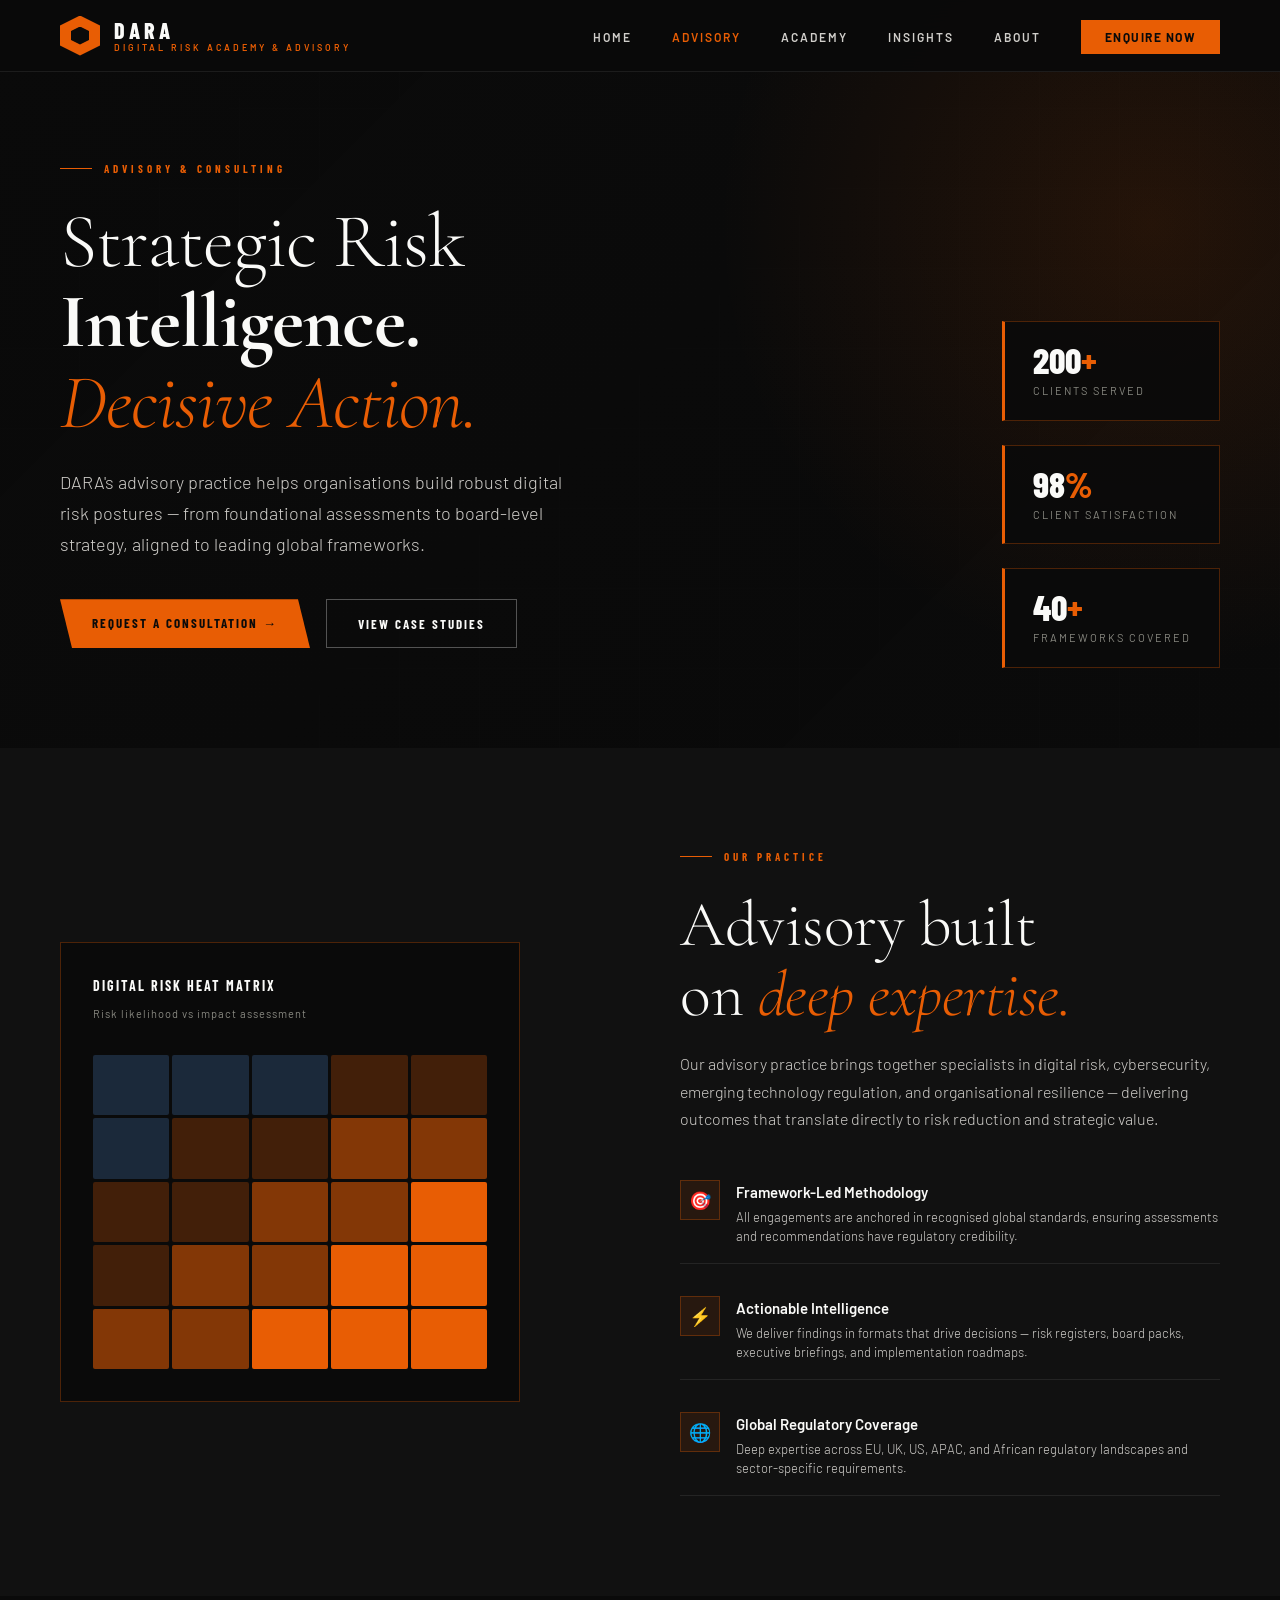
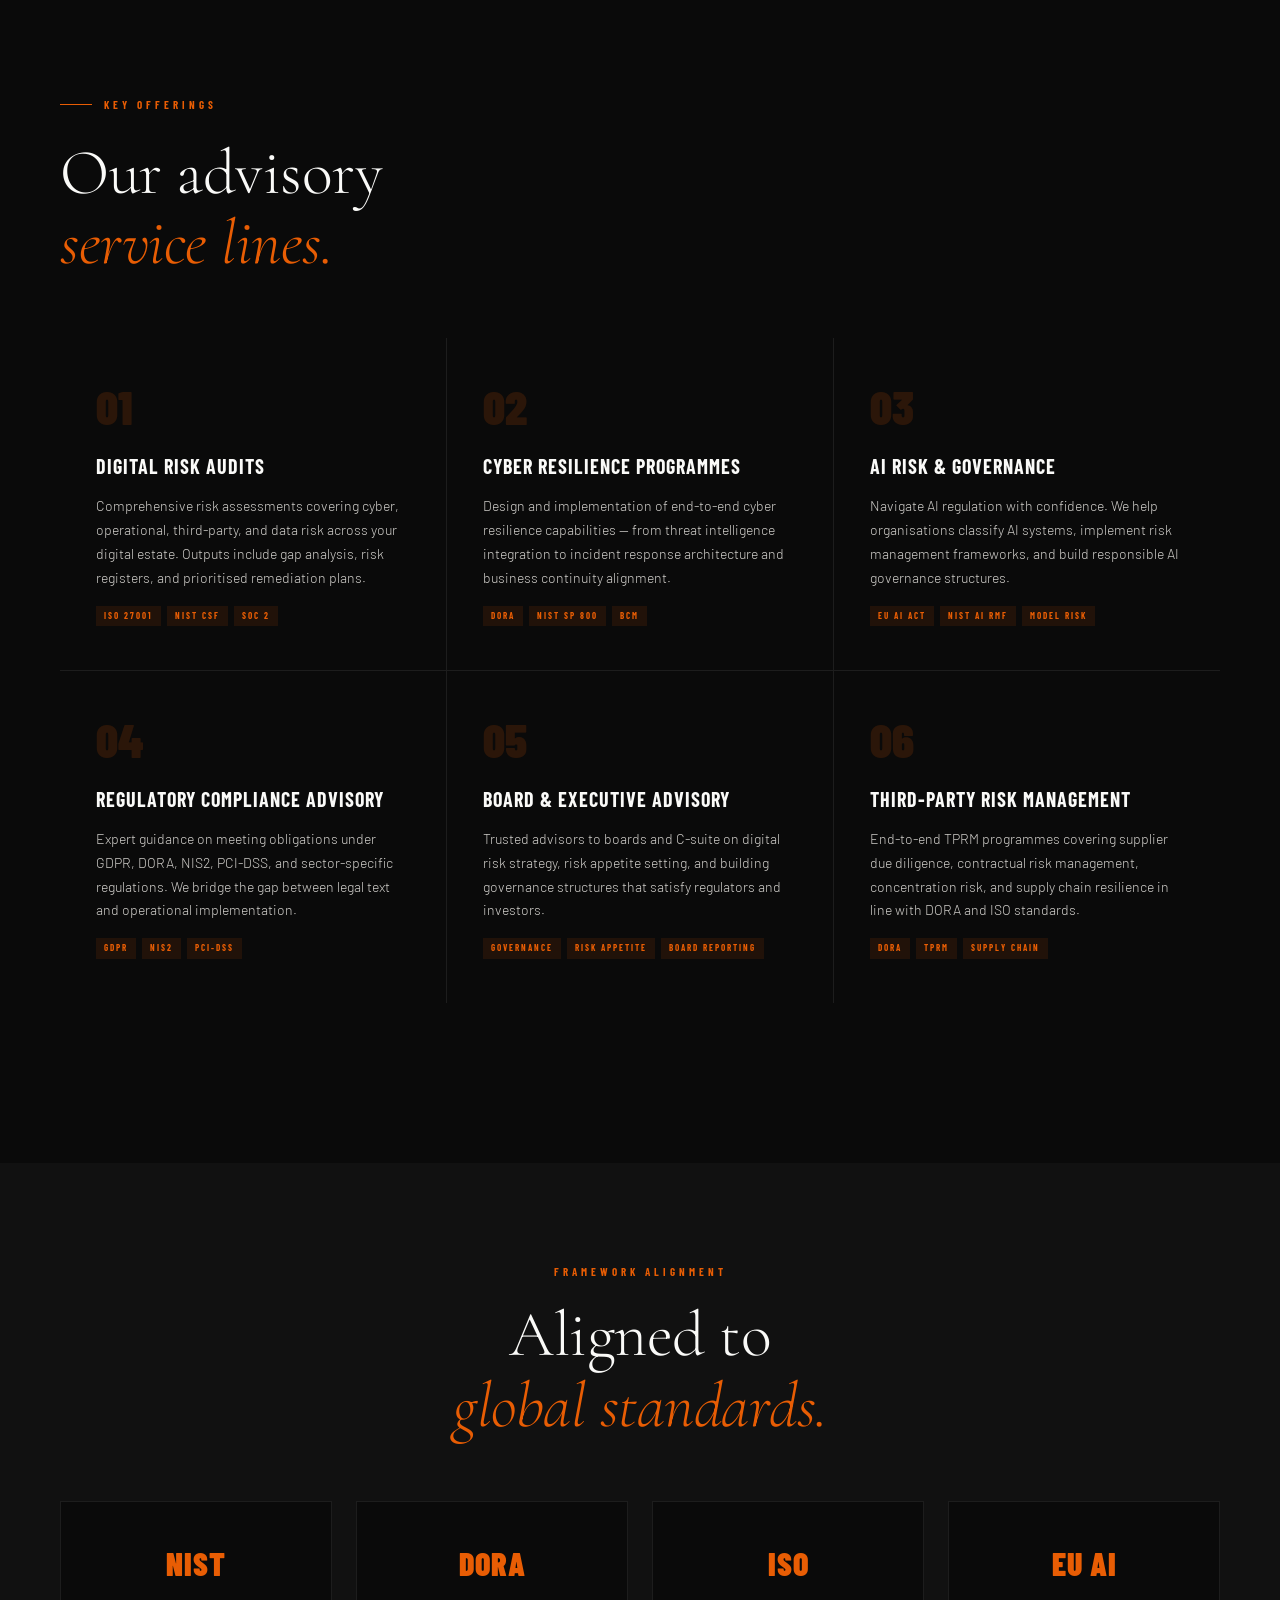
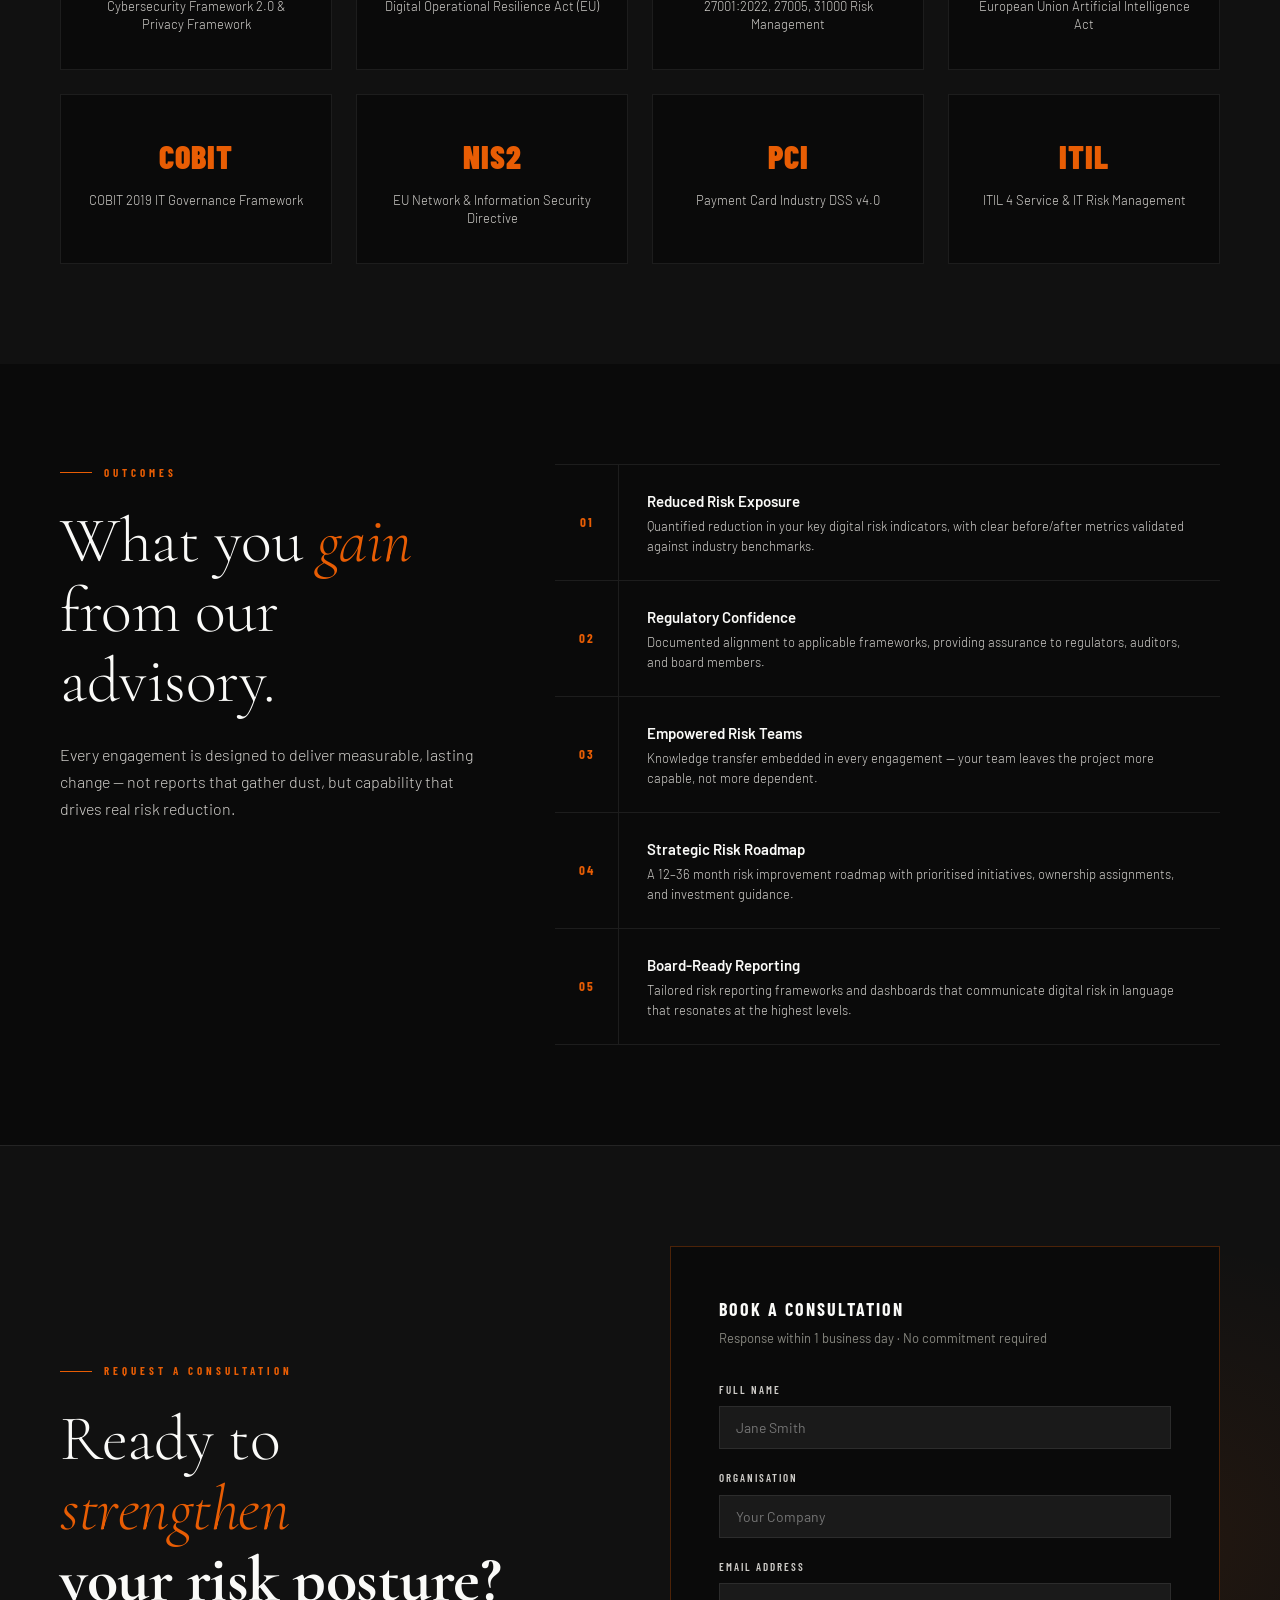
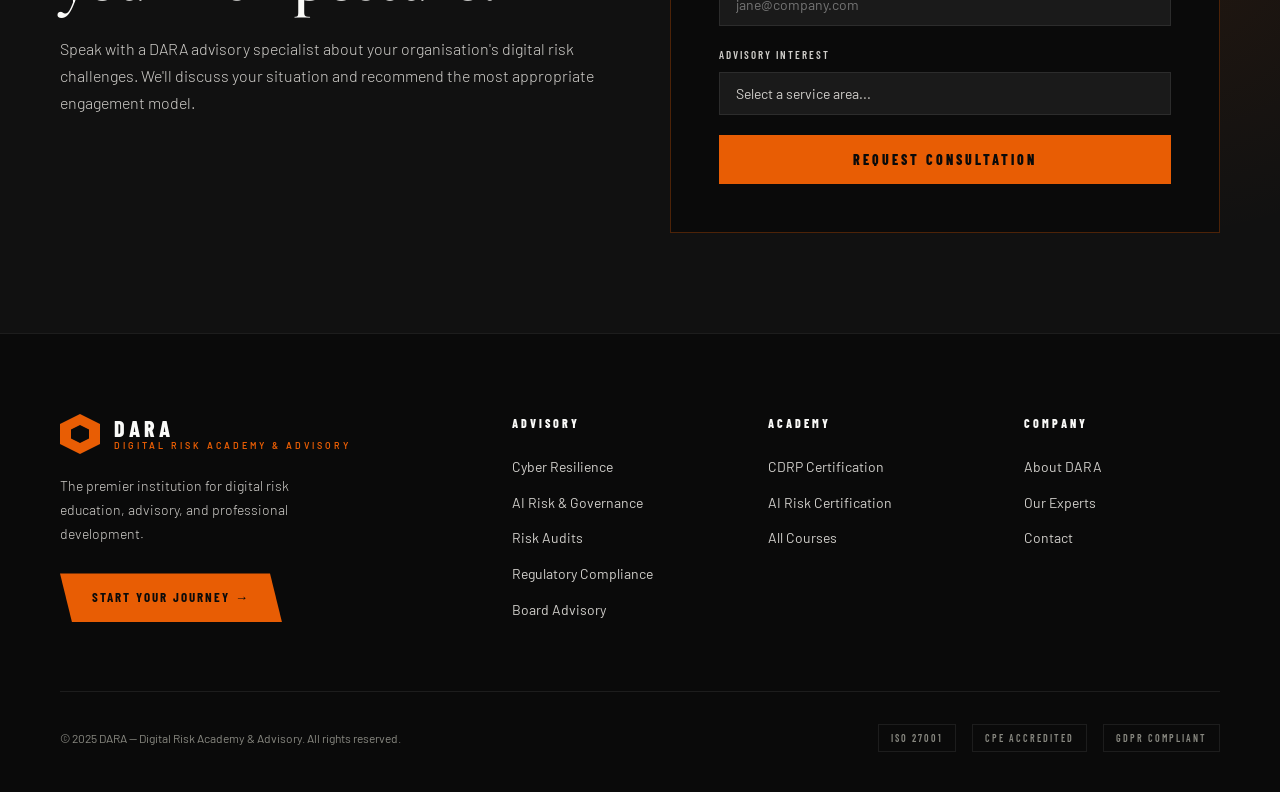
<file: advisory.html>
<!DOCTYPE html>
<html lang="en">
<head>
  <meta charset="UTF-8">
  <meta name="viewport" content="width=device-width, initial-scale=1.0">
  <title>Advisory — DARA Digital Risk Academy & Advisory</title>
  <link rel="preconnect" href="https://fonts.googleapis.com">
  <link href="https://fonts.googleapis.com/css2?family=Cormorant+Garamond:ital,wght@0,300;0,400;0,600;0,700;1,300;1,400&family=Barlow:wght@300;400;500;600;700;900&family=Barlow+Condensed:wght@400;500;600;700;800;900&display=swap" rel="stylesheet">
  <link rel="stylesheet" href="styles.css">
</head>
<body>

<!-- ==================== NAV ==================== -->
<nav>
  <a class="nav-logo" href="index.html">
    <div class="logo-mark"></div>
    <div class="logo-text">
      <span class="logo-name">DARA</span>
      <span class="logo-tagline">Digital Risk Academy & Advisory</span>
    </div>
  </a>
  <ul class="nav-links">
    <li><a href="index.html" data-page="index">Home</a></li>
    <li><a href="advisory.html" data-page="advisory" class="active">Advisory</a></li>
    <li><a href="academy.html" data-page="academy">Academy</a></li>
    <li><a href="#">Insights</a></li>
    <li><a href="#">About</a></li>
    <li><a class="nav-cta" href="#consultation">Enquire Now</a></li>
  </ul>
</nav>

<!-- ==================== HERO ==================== -->
<section class="adv-hero">
  <div class="adv-hero-bg"></div>
  <div class="adv-hero-accent"></div>
  <div class="adv-hero-content fade-in">
    <div class="section-label">Advisory & Consulting</div>
    <h1 class="adv-headline">
      Strategic Risk<br>
      <strong>Intelligence.</strong><br>
      <em>Decisive Action.</em>
    </h1>
    <p class="adv-hero-desc">DARA's advisory practice helps organisations build robust digital risk postures — from foundational assessments to board-level strategy, aligned to leading global frameworks.</p>
    <div class="adv-hero-actions">
      <a class="btn-primary" href="#consultation">Request a Consultation →</a>
      <button class="btn-outline">View Case Studies</button>
    </div>
  </div>
  <div class="adv-hero-metrics">
    <div class="adv-metric">
      <div class="adv-metric-val">200<span>+</span></div>
      <div class="adv-metric-label">Clients Served</div>
    </div>
    <div class="adv-metric">
      <div class="adv-metric-val">98<span>%</span></div>
      <div class="adv-metric-label">Client Satisfaction</div>
    </div>
    <div class="adv-metric">
      <div class="adv-metric-val">40<span>+</span></div>
      <div class="adv-metric-label">Frameworks Covered</div>
    </div>
  </div>
</section>

<!-- ==================== OVERVIEW ==================== -->
<section class="adv-overview">
  <div class="adv-overview-grid">
    <div class="adv-overview-visual">
      <div class="adv-chart-bg">
        <div class="adv-chart-title">Digital Risk Heat Matrix</div>
        <div class="adv-chart-sub">Risk likelihood vs impact assessment</div>
        <div class="risk-matrix" id="riskMatrix"></div>
      </div>
    </div>
    <div class="adv-overview-content">
      <div class="section-label">Our Practice</div>
      <h2 class="section-heading">Advisory built<br>on <em>deep expertise.</em></h2>
      <p>Our advisory practice brings together specialists in digital risk, cybersecurity, emerging technology regulation, and organisational resilience — delivering outcomes that translate directly to risk reduction and strategic value.</p>
      <div class="adv-pillars">
        <div class="adv-pillar">
          <div class="adv-pillar-icon">🎯</div>
          <div>
            <div class="adv-pillar-title">Framework-Led Methodology</div>
            <div class="adv-pillar-desc">All engagements are anchored in recognised global standards, ensuring assessments and recommendations have regulatory credibility.</div>
          </div>
        </div>
        <div class="adv-pillar">
          <div class="adv-pillar-icon">⚡</div>
          <div>
            <div class="adv-pillar-title">Actionable Intelligence</div>
            <div class="adv-pillar-desc">We deliver findings in formats that drive decisions — risk registers, board packs, executive briefings, and implementation roadmaps.</div>
          </div>
        </div>
        <div class="adv-pillar">
          <div class="adv-pillar-icon">🌐</div>
          <div>
            <div class="adv-pillar-title">Global Regulatory Coverage</div>
            <div class="adv-pillar-desc">Deep expertise across EU, UK, US, APAC, and African regulatory landscapes and sector-specific requirements.</div>
          </div>
        </div>
      </div>
    </div>
  </div>
</section>

<!-- ==================== KEY OFFERINGS ==================== -->
<section class="adv-offerings">
  <div class="adv-offerings-header">
    <div class="section-label">Key Offerings</div>
    <h2 class="section-heading">Our advisory<br><em>service lines.</em></h2>
  </div>
  <div class="offerings-grid">
    <div class="offering-card">
      <div class="offering-num">01</div>
      <div class="offering-title">Digital Risk Audits</div>
      <div class="offering-desc">Comprehensive risk assessments covering cyber, operational, third-party, and data risk across your digital estate. Outputs include gap analysis, risk registers, and prioritised remediation plans.</div>
      <div class="offering-tags"><span class="offering-tag">ISO 27001</span><span class="offering-tag">NIST CSF</span><span class="offering-tag">SOC 2</span></div>
    </div>
    <div class="offering-card">
      <div class="offering-num">02</div>
      <div class="offering-title">Cyber Resilience Programmes</div>
      <div class="offering-desc">Design and implementation of end-to-end cyber resilience capabilities — from threat intelligence integration to incident response architecture and business continuity alignment.</div>
      <div class="offering-tags"><span class="offering-tag">DORA</span><span class="offering-tag">NIST SP 800</span><span class="offering-tag">BCM</span></div>
    </div>
    <div class="offering-card">
      <div class="offering-num">03</div>
      <div class="offering-title">AI Risk & Governance</div>
      <div class="offering-desc">Navigate AI regulation with confidence. We help organisations classify AI systems, implement risk management frameworks, and build responsible AI governance structures.</div>
      <div class="offering-tags"><span class="offering-tag">EU AI Act</span><span class="offering-tag">NIST AI RMF</span><span class="offering-tag">Model Risk</span></div>
    </div>
    <div class="offering-card">
      <div class="offering-num">04</div>
      <div class="offering-title">Regulatory Compliance Advisory</div>
      <div class="offering-desc">Expert guidance on meeting obligations under GDPR, DORA, NIS2, PCI-DSS, and sector-specific regulations. We bridge the gap between legal text and operational implementation.</div>
      <div class="offering-tags"><span class="offering-tag">GDPR</span><span class="offering-tag">NIS2</span><span class="offering-tag">PCI-DSS</span></div>
    </div>
    <div class="offering-card">
      <div class="offering-num">05</div>
      <div class="offering-title">Board & Executive Advisory</div>
      <div class="offering-desc">Trusted advisors to boards and C-suite on digital risk strategy, risk appetite setting, and building governance structures that satisfy regulators and investors.</div>
      <div class="offering-tags"><span class="offering-tag">Governance</span><span class="offering-tag">Risk Appetite</span><span class="offering-tag">Board Reporting</span></div>
    </div>
    <div class="offering-card">
      <div class="offering-num">06</div>
      <div class="offering-title">Third-Party Risk Management</div>
      <div class="offering-desc">End-to-end TPRM programmes covering supplier due diligence, contractual risk management, concentration risk, and supply chain resilience in line with DORA and ISO standards.</div>
      <div class="offering-tags"><span class="offering-tag">DORA</span><span class="offering-tag">TPRM</span><span class="offering-tag">Supply Chain</span></div>
    </div>
  </div>
</section>

<!-- ==================== FRAMEWORK ALIGNMENT ==================== -->
<section class="adv-frameworks">
  <div class="adv-fw-header">
    <div class="section-label">Framework Alignment</div>
    <h2 class="section-heading">Aligned to<br><em>global standards.</em></h2>
  </div>
  <div class="fw-grid">
    <div class="fw-card">
      <div class="fw-card-acronym">NIST</div>
      <div class="fw-card-name">Cybersecurity Framework 2.0 & Privacy Framework</div>
    </div>
    <div class="fw-card">
      <div class="fw-card-acronym">DORA</div>
      <div class="fw-card-name">Digital Operational Resilience Act (EU)</div>
    </div>
    <div class="fw-card">
      <div class="fw-card-acronym">ISO</div>
      <div class="fw-card-name">27001:2022, 27005, 31000 Risk Management</div>
    </div>
    <div class="fw-card">
      <div class="fw-card-acronym">EU AI</div>
      <div class="fw-card-name">European Union Artificial Intelligence Act</div>
    </div>
    <div class="fw-card">
      <div class="fw-card-acronym">COBIT</div>
      <div class="fw-card-name">COBIT 2019 IT Governance Framework</div>
    </div>
    <div class="fw-card">
      <div class="fw-card-acronym">NIS2</div>
      <div class="fw-card-name">EU Network & Information Security Directive</div>
    </div>
    <div class="fw-card">
      <div class="fw-card-acronym">PCI</div>
      <div class="fw-card-name">Payment Card Industry DSS v4.0</div>
    </div>
    <div class="fw-card">
      <div class="fw-card-acronym">ITIL</div>
      <div class="fw-card-name">ITIL 4 Service & IT Risk Management</div>
    </div>
  </div>
</section>

<!-- ==================== OUTCOMES ==================== -->
<section class="adv-outcomes">
  <div class="adv-outcomes-grid">
    <div class="outcomes-left">
      <div class="section-label">Outcomes</div>
      <h2 class="section-heading">What you <em>gain</em> from our advisory.</h2>
      <p>Every engagement is designed to deliver measurable, lasting change — not reports that gather dust, but capability that drives real risk reduction.</p>
    </div>
    <div class="outcomes-list">
      <div class="outcome-item">
        <div class="outcome-num">01</div>
        <div class="outcome-content">
          <div class="outcome-title">Reduced Risk Exposure</div>
          <div class="outcome-desc">Quantified reduction in your key digital risk indicators, with clear before/after metrics validated against industry benchmarks.</div>
        </div>
      </div>
      <div class="outcome-item">
        <div class="outcome-num">02</div>
        <div class="outcome-content">
          <div class="outcome-title">Regulatory Confidence</div>
          <div class="outcome-desc">Documented alignment to applicable frameworks, providing assurance to regulators, auditors, and board members.</div>
        </div>
      </div>
      <div class="outcome-item">
        <div class="outcome-num">03</div>
        <div class="outcome-content">
          <div class="outcome-title">Empowered Risk Teams</div>
          <div class="outcome-desc">Knowledge transfer embedded in every engagement — your team leaves the project more capable, not more dependent.</div>
        </div>
      </div>
      <div class="outcome-item">
        <div class="outcome-num">04</div>
        <div class="outcome-content">
          <div class="outcome-title">Strategic Risk Roadmap</div>
          <div class="outcome-desc">A 12–36 month risk improvement roadmap with prioritised initiatives, ownership assignments, and investment guidance.</div>
        </div>
      </div>
      <div class="outcome-item">
        <div class="outcome-num">05</div>
        <div class="outcome-content">
          <div class="outcome-title">Board-Ready Reporting</div>
          <div class="outcome-desc">Tailored risk reporting frameworks and dashboards that communicate digital risk in language that resonates at the highest levels.</div>
        </div>
      </div>
    </div>
  </div>
</section>

<!-- ==================== CONSULTATION CTA ==================== -->
<section class="adv-cta" id="consultation">
  <div class="cta-inner">
    <div class="cta-left">
      <div class="section-label">Request a Consultation</div>
      <h2 class="section-heading">Ready to<br><em>strengthen</em><br><strong>your risk posture?</strong></h2>
      <p>Speak with a DARA advisory specialist about your organisation's digital risk challenges. We'll discuss your situation and recommend the most appropriate engagement model.</p>
    </div>
    <div class="cta-form-card">
      <div class="cta-form-title">Book a Consultation</div>
      <div class="cta-form-sub">Response within 1 business day · No commitment required</div>
      <div class="form-field">
        <label class="form-label">Full Name</label>
        <input class="form-input" type="text" placeholder="Jane Smith">
      </div>
      <div class="form-field">
        <label class="form-label">Organisation</label>
        <input class="form-input" type="text" placeholder="Your Company">
      </div>
      <div class="form-field">
        <label class="form-label">Email Address</label>
        <input class="form-input" type="email" placeholder="jane@company.com">
      </div>
      <div class="form-field">
        <label class="form-label">Advisory Interest</label>
        <select class="form-select">
          <option>Select a service area...</option>
          <option>Digital Risk Audit</option>
          <option>Cyber Resilience</option>
          <option>AI Risk & Governance</option>
          <option>Regulatory Compliance</option>
          <option>Board Advisory</option>
          <option>Third-Party Risk</option>
        </select>
      </div>
      <button class="form-submit">REQUEST CONSULTATION</button>
    </div>
  </div>
</section>

<!-- ==================== FOOTER ==================== -->
<footer>
  <div class="footer-top">
    <div class="footer-brand">
      <a class="nav-logo" href="index.html" style="text-decoration:none">
        <div class="logo-mark"></div>
        <div class="logo-text">
          <span class="logo-name">DARA</span>
          <span class="logo-tagline">Digital Risk Academy & Advisory</span>
        </div>
      </a>
      <p>The premier institution for digital risk education, advisory, and professional development.</p>
      <a class="btn-primary" href="academy.html">Start Your Journey →</a>
    </div>
    <div class="footer-col">
      <div class="footer-col-title">Advisory</div>
      <ul>
        <li><a href="advisory.html">Cyber Resilience</a></li>
        <li><a href="advisory.html">AI Risk & Governance</a></li>
        <li><a href="advisory.html">Risk Audits</a></li>
        <li><a href="advisory.html">Regulatory Compliance</a></li>
        <li><a href="advisory.html">Board Advisory</a></li>
      </ul>
    </div>
    <div class="footer-col">
      <div class="footer-col-title">Academy</div>
      <ul>
        <li><a href="academy.html">CDRP Certification</a></li>
        <li><a href="academy.html">AI Risk Certification</a></li>
        <li><a href="academy.html">All Courses</a></li>
      </ul>
    </div>
    <div class="footer-col">
      <div class="footer-col-title">Company</div>
      <ul>
        <li><a href="#">About DARA</a></li>
        <li><a href="#">Our Experts</a></li>
        <li><a href="#">Contact</a></li>
      </ul>
    </div>
  </div>
  <div class="footer-bottom">
    <div class="footer-copy">© 2025 DARA — Digital Risk Academy & Advisory. All rights reserved.</div>
    <div class="footer-badges">
      <span class="footer-badge">ISO 27001</span>
      <span class="footer-badge">CPE Accredited</span>
      <span class="footer-badge">GDPR Compliant</span>
    </div>
  </div>
</footer>

<script src="main.js"></script>
</body>
</html>
</file>
<file: styles.css>
/* =====================================================
   DARA — Digital Risk Academy & Advisory
   Main Stylesheet
   ===================================================== */

@import url('https://fonts.googleapis.com/css2?family=Cormorant+Garamond:ital,wght@0,300;0,400;0,600;0,700;1,300;1,400&family=Barlow:wght@300;400;500;600;700;900&family=Barlow+Condensed:wght@400;500;600;700;800;900&display=swap');

/* ===================== VARIABLES ===================== */
:root {
  --black: #0A0A0A;
  --black-2: #111111;
  --black-3: #1A1A1A;
  --orange: #E85D04;
  --orange-light: #F48C06;
  --orange-dark: #C44B00;
  --white: #FAFAF8;
  --white-dim: #D0CECA;
  --gray: #888880;
  --border: rgba(255, 255, 255, 0.08);
  --border-orange: rgba(232, 93, 4, 0.3);
  --ff-display: 'Cormorant Garamond', Georgia, serif;
  --ff-body: 'Barlow', sans-serif;
  --ff-condensed: 'Barlow Condensed', sans-serif;
}

/* ===================== RESET ===================== */
*,
*::before,
*::after {
  box-sizing: border-box;
  margin: 0;
  padding: 0;
}

html {
  scroll-behavior: smooth;
}

body {
  background: var(--black);
  color: var(--white);
  font-family: var(--ff-body);
  font-size: 16px;
  line-height: 1.6;
  overflow-x: hidden;
}

/* ===================== NAV ===================== */
nav {
  position: fixed;
  top: 0;
  left: 0;
  right: 0;
  z-index: 100;
  display: flex;
  align-items: center;
  justify-content: space-between;
  padding: 0 60px;
  height: 72px;
  background: rgba(10, 10, 10, 0.95);
  backdrop-filter: blur(20px);
  border-bottom: 1px solid var(--border);
}

.nav-logo {
  display: flex;
  align-items: center;
  gap: 14px;
  text-decoration: none;
  cursor: pointer;
}

.logo-mark {
  width: 40px;
  height: 40px;
  background: var(--orange);
  clip-path: polygon(50% 0%, 100% 25%, 100% 75%, 50% 100%, 0% 75%, 0% 25%);
  display: flex;
  align-items: center;
  justify-content: center;
  position: relative;
  flex-shrink: 0;
}

.logo-mark::after {
  content: '';
  position: absolute;
  width: 18px;
  height: 18px;
  background: var(--black);
  clip-path: polygon(50% 0%, 100% 25%, 100% 75%, 50% 100%, 0% 75%, 0% 25%);
}

.logo-text {
  display: flex;
  flex-direction: column;
  line-height: 1;
}

.logo-name {
  font-family: var(--ff-condensed);
  font-weight: 800;
  font-size: 22px;
  letter-spacing: 4px;
  color: var(--white);
  text-transform: uppercase;
}

.logo-tagline {
  font-size: 9px;
  letter-spacing: 3px;
  color: var(--orange);
  text-transform: uppercase;
  font-weight: 600;
  margin-top: 2px;
}

.nav-links {
  display: flex;
  align-items: center;
  gap: 40px;
  list-style: none;
}

.nav-links a {
  color: var(--white-dim);
  text-decoration: none;
  font-size: 12px;
  letter-spacing: 2px;
  text-transform: uppercase;
  font-weight: 600;
  transition: color 0.2s;
  cursor: pointer;
}

.nav-links a:hover,
.nav-links a.active {
  color: var(--orange);
}

.nav-cta {
  background: var(--orange);
  color: var(--black) !important;
  padding: 10px 24px;
  font-weight: 700 !important;
  letter-spacing: 1.5px !important;
  transition: background 0.2s !important;
}

.nav-cta:hover {
  background: var(--orange-light) !important;
  color: var(--black) !important;
}

/* ===================== SECTION ATOMS ===================== */
.section-label {
  font-family: var(--ff-condensed);
  font-size: 11px;
  letter-spacing: 4px;
  text-transform: uppercase;
  color: var(--orange);
  font-weight: 700;
  display: flex;
  align-items: center;
  gap: 12px;
}

.section-label::before {
  content: '';
  width: 32px;
  height: 1px;
  background: var(--orange);
}

.section-heading {
  font-family: var(--ff-display);
  font-size: clamp(40px, 5vw, 68px);
  font-weight: 300;
  line-height: 1.1;
  letter-spacing: -0.5px;
}

.section-heading em {
  font-style: italic;
  color: var(--orange);
}

.section-heading strong {
  font-weight: 700;
}

/* ===================== BUTTONS ===================== */
.btn-primary {
  display: inline-flex;
  align-items: center;
  gap: 10px;
  background: var(--orange);
  color: var(--black);
  padding: 14px 32px;
  font-family: var(--ff-condensed);
  font-size: 13px;
  font-weight: 700;
  letter-spacing: 2px;
  text-transform: uppercase;
  text-decoration: none;
  border: none;
  cursor: pointer;
  transition: background 0.2s, transform 0.2s;
  clip-path: polygon(0 0, calc(100% - 12px) 0, 100% 100%, 12px 100%);
}

.btn-primary:hover {
  background: var(--orange-light);
  transform: translateX(3px);
}

.btn-outline {
  display: inline-flex;
  align-items: center;
  gap: 10px;
  background: transparent;
  color: var(--white);
  padding: 13px 31px;
  font-family: var(--ff-condensed);
  font-size: 13px;
  font-weight: 700;
  letter-spacing: 2px;
  text-transform: uppercase;
  text-decoration: none;
  border: 1px solid rgba(255, 255, 255, 0.3);
  cursor: pointer;
  transition: border-color 0.2s, color 0.2s;
}

.btn-outline:hover {
  border-color: var(--orange);
  color: var(--orange);
}

.arrow-icon {
  font-style: normal;
  font-size: 16px;
}

/* ===================== FOOTER ===================== */
footer {
  background: var(--black);
  border-top: 1px solid var(--border);
  padding: 80px 60px 40px;
}

.footer-top {
  display: grid;
  grid-template-columns: 2fr 1fr 1fr 1fr;
  gap: 60px;
  margin-bottom: 60px;
}

.footer-brand p {
  color: var(--white-dim);
  font-size: 14px;
  line-height: 1.7;
  margin: 20px 0 28px;
  font-weight: 300;
  max-width: 280px;
}

.footer-col-title {
  font-family: var(--ff-condensed);
  font-size: 12px;
  font-weight: 800;
  letter-spacing: 3px;
  text-transform: uppercase;
  color: var(--white);
  margin-bottom: 20px;
}

.footer-col ul {
  list-style: none;
}

.footer-col ul li {
  margin-bottom: 10px;
}

.footer-col ul a {
  color: var(--white-dim);
  text-decoration: none;
  font-size: 14px;
  transition: color 0.2s;
  cursor: pointer;
}

.footer-col ul a:hover {
  color: var(--orange);
}

.footer-bottom {
  display: flex;
  justify-content: space-between;
  align-items: center;
  padding-top: 32px;
  border-top: 1px solid var(--border);
}

.footer-copy {
  font-size: 12px;
  color: var(--gray);
}

.footer-badges {
  display: flex;
  gap: 16px;
}

.footer-badge {
  font-size: 10px;
  letter-spacing: 2px;
  text-transform: uppercase;
  padding: 5px 12px;
  border: 1px solid var(--border);
  color: var(--gray);
  font-weight: 600;
  font-family: var(--ff-condensed);
}

/* ===================== ANIMATIONS ===================== */
@keyframes fadeInUp {
  from {
    opacity: 0;
    transform: translateY(30px);
  }

  to {
    opacity: 1;
    transform: translateY(0);
  }
}

@keyframes pulse {

  0%,
  100% {
    opacity: 1;
    transform: scale(1)
  }

  50% {
    opacity: 0.5;
    transform: scale(0.8)
  }
}

@keyframes rotate {
  from {
    transform: rotate(0deg)
  }

  to {
    transform: rotate(360deg)
  }
}

.fade-in {
  animation: fadeInUp 0.8s ease forwards;
}

.delay-1 {
  animation-delay: 0.1s;
}

.delay-2 {
  animation-delay: 0.2s;
}

.delay-3 {
  animation-delay: 0.3s;
}

.delay-4 {
  animation-delay: 0.4s;
}

/* ===================== HOMEPAGE ===================== */

/* HERO */
.hero {
  min-height: 100vh;
  padding-top: 72px;
  display: grid;
  grid-template-columns: 1fr 1fr;
  position: relative;
  overflow: hidden;
}

.hero-bg {
  position: absolute;
  inset: 0;
  background:
    radial-gradient(ellipse 60% 80% at 70% 50%, rgba(232, 93, 4, 0.08) 0%, transparent 60%),
    radial-gradient(ellipse 40% 60% at 20% 80%, rgba(232, 93, 4, 0.05) 0%, transparent 50%);
}

.hero-grid-overlay {
  position: absolute;
  inset: 0;
  background-image:
    linear-gradient(rgba(255, 255, 255, 0.03) 1px, transparent 1px),
    linear-gradient(90deg, rgba(255, 255, 255, 0.03) 1px, transparent 1px);
  background-size: 80px 80px;
  mask-image: radial-gradient(ellipse 80% 80% at 50% 50%, black 30%, transparent 100%);
}

.hero-left {
  padding: 100px 60px 80px 60px;
  display: flex;
  flex-direction: column;
  justify-content: center;
  position: relative;
  z-index: 2;
}

.hero-badge {
  display: inline-flex;
  align-items: center;
  gap: 8px;
  background: rgba(232, 93, 4, 0.1);
  border: 1px solid var(--border-orange);
  padding: 6px 16px;
  margin-bottom: 40px;
  font-size: 11px;
  letter-spacing: 3px;
  text-transform: uppercase;
  font-weight: 600;
  color: var(--orange);
  width: fit-content;
}

.hero-badge span {
  width: 6px;
  height: 6px;
  background: var(--orange);
  border-radius: 50%;
  animation: pulse 2s infinite;
}

.hero-headline {
  font-family: var(--ff-display);
  font-size: clamp(52px, 6vw, 92px);
  font-weight: 300;
  line-height: 1.0;
  letter-spacing: -1px;
  margin-bottom: 12px;
}

.hero-headline .line-2 {
  font-weight: 700;
}

.hero-headline .line-3 {
  font-style: italic;
  color: var(--orange);
}

.hero-sub {
  font-size: 17px;
  color: var(--white-dim);
  line-height: 1.7;
  max-width: 480px;
  margin: 28px 0 44px;
  font-weight: 300;
}

.hero-sub strong {
  color: var(--white);
  font-weight: 600;
}

.hero-actions {
  display: flex;
  gap: 16px;
  align-items: center;
  margin-bottom: 60px;
}

.hero-stats {
  display: flex;
  gap: 48px;
  padding-top: 40px;
  border-top: 1px solid var(--border);
}

.stat-num {
  font-family: var(--ff-condensed);
  font-size: 38px;
  font-weight: 800;
  color: var(--white);
  line-height: 1;
}

.stat-num span {
  color: var(--orange);
}

.stat-label {
  font-size: 11px;
  letter-spacing: 2px;
  text-transform: uppercase;
  color: var(--gray);
  margin-top: 4px;
}

.hero-right {
  position: relative;
  z-index: 2;
  display: flex;
  align-items: center;
  justify-content: center;
  padding: 60px;
}

.hero-visual {
  width: 100%;
  max-width: 520px;
  aspect-ratio: 1;
  position: relative;
}

.risk-ring {
  position: absolute;
  border: 1px solid;
  border-radius: 50%;
  animation: rotate 30s linear infinite;
}

.risk-ring:nth-child(1) {
  inset: 0;
  border-color: rgba(232, 93, 4, 0.2);
  animation-duration: 40s;
}

.risk-ring:nth-child(2) {
  inset: 10%;
  border-color: rgba(232, 93, 4, 0.15);
  animation-duration: 30s;
  animation-direction: reverse;
}

.risk-ring:nth-child(3) {
  inset: 22%;
  border-color: rgba(232, 93, 4, 0.1);
  animation-duration: 20s;
}

.risk-ring::before {
  content: '';
  position: absolute;
  width: 8px;
  height: 8px;
  background: var(--orange);
  border-radius: 50%;
  top: 50%;
  left: -4px;
  transform: translateY(-50%);
  box-shadow: 0 0 12px var(--orange);
}

.hero-center-card {
  position: absolute;
  inset: 30%;
  background: var(--black-3);
  border: 1px solid var(--border-orange);
  display: flex;
  flex-direction: column;
  align-items: center;
  justify-content: center;
  gap: 8px;
  padding: 20px;
  box-shadow: 0 0 60px rgba(232, 93, 4, 0.15);
}

.center-logo-mark {
  width: 56px;
  height: 56px;
  background: var(--orange);
  clip-path: polygon(50% 0%, 100% 25%, 100% 75%, 50% 100%, 0% 75%, 0% 25%);
  display: flex;
  align-items: center;
  justify-content: center;
  position: relative;
}

.center-logo-mark::after {
  content: '';
  position: absolute;
  width: 25px;
  height: 25px;
  background: var(--black-3);
  clip-path: polygon(50% 0%, 100% 25%, 100% 75%, 50% 100%, 0% 75%, 0% 25%);
}

.center-label {
  font-family: var(--ff-condensed);
  font-size: 13px;
  font-weight: 800;
  letter-spacing: 3px;
  color: var(--white);
  text-transform: uppercase;
}

.center-sub {
  font-size: 10px;
  color: var(--orange);
  letter-spacing: 2px;
  text-transform: uppercase;
}

.orbit-node {
  position: absolute;
  width: 90px;
  background: rgba(10, 10, 10, 0.9);
  border: 1px solid var(--border);
  padding: 10px 12px;
  text-align: center;
}

.orbit-node:nth-child(5) {
  top: 5%;
  left: 50%;
  transform: translateX(-50%);
}

.orbit-node:nth-child(6) {
  right: 2%;
  top: 50%;
  transform: translateY(-50%);
}

.orbit-node:nth-child(7) {
  bottom: 5%;
  left: 50%;
  transform: translateX(-50%);
}

.orbit-node:nth-child(8) {
  left: 2%;
  top: 50%;
  transform: translateY(-50%);
}

.orbit-node-icon {
  font-size: 18px;
  display: block;
  margin-bottom: 4px;
}

.orbit-node-label {
  font-size: 9px;
  letter-spacing: 1px;
  text-transform: uppercase;
  color: var(--white-dim);
  font-weight: 600;
}

.hero-framework-bar {
  position: absolute;
  bottom: 0;
  left: 0;
  right: 0;
  background: rgba(10, 10, 10, 0.9);
  border-top: 1px solid var(--border);
  padding: 16px 60px;
  display: flex;
  align-items: center;
  gap: 40px;
  z-index: 2;
}

.framework-label {
  font-size: 10px;
  letter-spacing: 3px;
  text-transform: uppercase;
  color: var(--gray);
  white-space: nowrap;
}

.frameworks {
  display: flex;
  gap: 32px;
  align-items: center;
  flex-wrap: wrap;
}

.fw-tag {
  font-family: var(--ff-condensed);
  font-size: 12px;
  font-weight: 700;
  letter-spacing: 2px;
  color: var(--white-dim);
  text-transform: uppercase;
  padding: 4px 12px;
  border: 1px solid var(--border);
  transition: border-color 0.2s, color 0.2s;
}

.fw-tag:hover {
  border-color: var(--orange);
  color: var(--orange);
}

/* WHAT WE DO */
.what-we-do {
  padding: 120px 60px;
  background: var(--black-2);
  position: relative;
  overflow: hidden;
}

.what-we-do::before {
  content: '';
  position: absolute;
  top: -1px;
  left: 0;
  right: 0;
  height: 1px;
  background: linear-gradient(90deg, transparent, var(--orange), transparent);
}

.wwd-header {
  max-width: 560px;
  margin-bottom: 80px;
}

.wwd-header .section-label {
  margin-bottom: 24px;
}

.wwd-header .section-heading {
  margin-bottom: 20px;
}

.wwd-header p {
  color: var(--white-dim);
  font-size: 16px;
  line-height: 1.7;
  font-weight: 300;
}

.wwd-grid {
  display: grid;
  grid-template-columns: repeat(4, 1fr);
  gap: 1px;
  background: var(--border);
}

.wwd-card {
  background: var(--black);
  padding: 48px 36px;
  position: relative;
  overflow: hidden;
  transition: background 0.3s;
  cursor: default;
}

.wwd-card:hover {
  background: var(--black-3);
}

.wwd-card::after {
  content: '';
  position: absolute;
  bottom: 0;
  left: 0;
  right: 0;
  height: 2px;
  background: var(--orange);
  transform: scaleX(0);
  transform-origin: left;
  transition: transform 0.3s;
}

.wwd-card:hover::after {
  transform: scaleX(1);
}

.wwd-num {
  font-family: var(--ff-condensed);
  font-size: 13px;
  color: var(--orange);
  font-weight: 700;
  letter-spacing: 2px;
  margin-bottom: 28px;
}

.wwd-icon {
  width: 52px;
  height: 52px;
  margin-bottom: 24px;
  background: rgba(232, 93, 4, 0.1);
  border: 1px solid var(--border-orange);
  display: flex;
  align-items: center;
  justify-content: center;
  font-size: 24px;
}

.wwd-title {
  font-family: var(--ff-condensed);
  font-size: 22px;
  font-weight: 700;
  letter-spacing: 1px;
  text-transform: uppercase;
  margin-bottom: 14px;
  color: var(--white);
}

.wwd-desc {
  font-size: 14px;
  color: var(--white-dim);
  line-height: 1.7;
  font-weight: 300;
}

/* FEATURED SERVICES */
.featured-services {
  padding: 120px 60px;
  position: relative;
}

.fs-header {
  display: flex;
  justify-content: space-between;
  align-items: flex-end;
  margin-bottom: 60px;
}

.fs-header .section-label {
  margin-bottom: 20px;
}

.fs-grid {
  display: grid;
  grid-template-columns: 1.4fr 1fr 1fr;
  gap: 24px;
}

.fs-card {
  background: var(--black-2);
  border: 1px solid var(--border);
  overflow: hidden;
  position: relative;
  transition: border-color 0.3s;
}

.fs-card:hover {
  border-color: var(--border-orange);
}

.fs-card-img {
  height: 220px;
  background: var(--black-3);
  position: relative;
  overflow: hidden;
  display: flex;
  align-items: center;
  justify-content: center;
}

.fs-card-img-main {
  height: 280px;
}

.fs-img-bg {
  position: absolute;
  inset: 0;
  display: flex;
  align-items: center;
  justify-content: center;
}

.service-visual-cyber {
  background: radial-gradient(circle, rgba(232, 93, 4, 0.2) 0%, transparent 70%);
  position: absolute;
  inset: 0;
}

.service-visual-ai {
  background: radial-gradient(circle at 30% 70%, rgba(232, 93, 4, 0.15) 0%, transparent 60%);
  position: absolute;
  inset: 0;
}

.service-visual-risk {
  background: radial-gradient(circle at 70% 30%, rgba(232, 93, 4, 0.15) 0%, transparent 60%);
  position: absolute;
  inset: 0;
}

.service-icon-large {
  font-size: 64px;
  position: relative;
  z-index: 1;
  filter: drop-shadow(0 0 20px rgba(232, 93, 4, 0.4));
}

.fs-card-body {
  padding: 32px;
}

.fs-card-tag {
  font-size: 10px;
  letter-spacing: 3px;
  text-transform: uppercase;
  color: var(--orange);
  font-weight: 700;
  margin-bottom: 12px;
  font-family: var(--ff-condensed);
}

.fs-card-title {
  font-family: var(--ff-display);
  font-size: 26px;
  font-weight: 600;
  line-height: 1.2;
  margin-bottom: 12px;
}

.fs-card-desc {
  font-size: 14px;
  color: var(--white-dim);
  line-height: 1.7;
  font-weight: 300;
}

.fs-card-link {
  display: inline-flex;
  align-items: center;
  gap: 8px;
  margin-top: 20px;
  color: var(--orange);
  font-size: 12px;
  letter-spacing: 2px;
  text-transform: uppercase;
  font-weight: 700;
  font-family: var(--ff-condensed);
  text-decoration: none;
  cursor: pointer;
  transition: gap 0.2s;
}

.fs-card-link:hover {
  gap: 14px;
}

/* FEATURED PROGRAMS */
.featured-programs {
  padding: 120px 60px;
  background: var(--black-2);
  position: relative;
}

.featured-programs::before {
  content: '';
  position: absolute;
  top: -1px;
  left: 0;
  right: 0;
  height: 1px;
  background: linear-gradient(90deg, transparent, var(--orange), transparent);
}

.fp-header {
  display: flex;
  justify-content: space-between;
  align-items: flex-end;
  margin-bottom: 60px;
}

.fp-grid {
  display: grid;
  grid-template-columns: repeat(3, 1fr);
  gap: 24px;
}

.fp-card {
  background: var(--black);
  border: 1px solid var(--border);
  padding: 40px;
  position: relative;
  overflow: hidden;
  transition: border-color 0.3s, transform 0.3s;
}

.fp-card:hover {
  border-color: var(--border-orange);
  transform: translateY(-4px);
}

.fp-card-level {
  font-size: 10px;
  letter-spacing: 3px;
  text-transform: uppercase;
  font-weight: 700;
  font-family: var(--ff-condensed);
  margin-bottom: 20px;
}

.level-foundation {
  color: #60A5FA;
}

.level-practitioner {
  color: var(--orange);
}

.level-advanced {
  color: #A78BFA;
}

.fp-card-title {
  font-family: var(--ff-display);
  font-size: 28px;
  font-weight: 600;
  line-height: 1.2;
  margin-bottom: 16px;
}

.fp-card-desc {
  font-size: 14px;
  color: var(--white-dim);
  line-height: 1.7;
  margin-bottom: 28px;
  font-weight: 300;
}

.fp-meta {
  display: flex;
  gap: 24px;
  margin-bottom: 28px;
}

.fp-meta-item {
  font-size: 12px;
  color: var(--gray);
}

.fp-meta-item strong {
  color: var(--white-dim);
  display: block;
  font-size: 14px;
}

.fp-tags {
  display: flex;
  flex-wrap: wrap;
  gap: 8px;
  margin-bottom: 28px;
}

.fp-tag {
  font-size: 10px;
  letter-spacing: 1px;
  text-transform: uppercase;
  padding: 4px 10px;
  border: 1px solid var(--border);
  color: var(--white-dim);
  font-weight: 600;
  font-family: var(--ff-condensed);
}

/* TESTIMONIALS */
.testimonials {
  padding: 120px 60px;
  position: relative;
  overflow: hidden;
}

.testimonials::before {
  content: '"';
  position: absolute;
  font-family: var(--ff-display);
  font-size: 400px;
  color: rgba(232, 93, 4, 0.04);
  line-height: 1;
  top: -40px;
  left: 40px;
  font-weight: 700;
  pointer-events: none;
}

.testi-header {
  text-align: center;
  margin-bottom: 60px;
}

.testi-header .section-label {
  justify-content: center;
  margin-bottom: 20px;
}

.testi-header .section-label::before {
  display: none;
}

.testi-grid {
  display: grid;
  grid-template-columns: repeat(3, 1fr);
  gap: 24px;
}

.testi-card {
  background: var(--black-2);
  border: 1px solid var(--border);
  padding: 40px;
}

.testi-stars {
  color: var(--orange);
  font-size: 14px;
  letter-spacing: 3px;
  margin-bottom: 20px;
}

.testi-quote {
  font-family: var(--ff-display);
  font-size: 20px;
  font-weight: 300;
  font-style: italic;
  line-height: 1.6;
  color: var(--white-dim);
  margin-bottom: 28px;
}

.testi-author {
  display: flex;
  align-items: center;
  gap: 14px;
}

.testi-avatar {
  width: 44px;
  height: 44px;
  background: var(--orange);
  border-radius: 0;
  display: flex;
  align-items: center;
  justify-content: center;
  font-family: var(--ff-condensed);
  font-weight: 800;
  font-size: 16px;
  color: var(--black);
  flex-shrink: 0;
}

.testi-name {
  font-weight: 600;
  font-size: 14px;
}

.testi-role {
  font-size: 12px;
  color: var(--gray);
}

/* INSIGHTS */
.insights {
  padding: 120px 60px;
  background: var(--black-2);
  border-top: 1px solid var(--border);
}

.insights-header {
  display: flex;
  justify-content: space-between;
  align-items: flex-end;
  margin-bottom: 60px;
}

.insights-grid {
  display: grid;
  grid-template-columns: repeat(3, 1fr);
  gap: 24px;
}

.insight-card {
  border-bottom: 1px solid var(--border);
  padding-bottom: 32px;
  cursor: default;
  transition: border-color 0.2s;
}

.insight-card:hover {
  border-color: var(--orange);
}

.insight-cat {
  font-size: 10px;
  letter-spacing: 3px;
  text-transform: uppercase;
  color: var(--orange);
  font-weight: 700;
  margin-bottom: 12px;
  font-family: var(--ff-condensed);
}

.insight-title {
  font-family: var(--ff-display);
  font-size: 22px;
  font-weight: 600;
  line-height: 1.3;
  margin-bottom: 12px;
}

.insight-excerpt {
  font-size: 14px;
  color: var(--white-dim);
  line-height: 1.7;
  font-weight: 300;
}

.insight-meta {
  margin-top: 20px;
  font-size: 11px;
  color: var(--gray);
  letter-spacing: 1px;
}

/* ===================== ADVISORY PAGE ===================== */
.adv-hero {
  min-height: 70vh;
  padding: 160px 60px 100px;
  position: relative;
  overflow: hidden;
  display: flex;
  flex-direction: column;
  justify-content: flex-end;
}

.adv-hero-bg {
  position: absolute;
  inset: 0;
  background:
    linear-gradient(135deg, var(--black) 0%, rgba(10, 10, 10, 0.8) 100%),
    repeating-linear-gradient(0deg, transparent, transparent 79px, rgba(255, 255, 255, 0.02) 79px, rgba(255, 255, 255, 0.02) 80px),
    repeating-linear-gradient(90deg, transparent, transparent 79px, rgba(255, 255, 255, 0.02) 79px, rgba(255, 255, 255, 0.02) 80px);
}

.adv-hero-accent {
  position: absolute;
  top: 0;
  right: 0;
  bottom: 0;
  width: 50%;
  background: radial-gradient(ellipse at 80% 30%, rgba(232, 93, 4, 0.12) 0%, transparent 60%);
}

.adv-hero-content {
  position: relative;
  z-index: 2;
  max-width: 800px;
}

.adv-hero-content .section-label {
  margin-bottom: 24px;
}

.adv-headline {
  font-family: var(--ff-display);
  font-size: clamp(50px, 6vw, 88px);
  font-weight: 300;
  line-height: 1.05;
  letter-spacing: -1px;
  margin-bottom: 24px;
}

.adv-headline strong {
  font-weight: 700;
}

.adv-headline em {
  font-style: italic;
  color: var(--orange);
}

.adv-hero-desc {
  font-size: 18px;
  color: var(--white-dim);
  max-width: 520px;
  line-height: 1.7;
  font-weight: 300;
  margin-bottom: 40px;
}

.adv-hero-actions {
  display: flex;
  gap: 16px;
}

.adv-hero-metrics {
  position: absolute;
  right: 60px;
  bottom: 80px;
  display: flex;
  flex-direction: column;
  gap: 24px;
  z-index: 2;
}

.adv-metric {
  background: rgba(10, 10, 10, 0.9);
  border: 1px solid var(--border-orange);
  padding: 20px 28px;
  min-width: 200px;
  border-left: 3px solid var(--orange);
}

.adv-metric-val {
  font-family: var(--ff-condensed);
  font-size: 36px;
  font-weight: 800;
  color: var(--white);
  line-height: 1;
}

.adv-metric-val span {
  color: var(--orange);
}

.adv-metric-label {
  font-size: 11px;
  letter-spacing: 2px;
  text-transform: uppercase;
  color: var(--gray);
  margin-top: 4px;
}

/* OVERVIEW */
.adv-overview {
  padding: 100px 60px;
  background: var(--black-2);
}

.adv-overview-grid {
  display: grid;
  grid-template-columns: 1fr 1fr;
  gap: 80px;
  align-items: center;
}

.adv-overview-visual {
  position: relative;
  aspect-ratio: 1;
  max-width: 460px;
}

.adv-chart-bg {
  width: 100%;
  height: 100%;
  border: 1px solid var(--border-orange);
  background: var(--black);
  position: relative;
  overflow: hidden;
  display: flex;
  flex-direction: column;
  padding: 32px;
}

.adv-chart-title {
  font-family: var(--ff-condensed);
  font-size: 14px;
  font-weight: 700;
  letter-spacing: 2px;
  text-transform: uppercase;
  color: var(--white);
  margin-bottom: 8px;
}

.adv-chart-sub {
  font-size: 11px;
  color: var(--gray);
  letter-spacing: 1px;
  margin-bottom: 32px;
}

.risk-matrix {
  flex: 1;
  display: grid;
  grid-template-columns: repeat(5, 1fr);
  grid-template-rows: repeat(5, 1fr);
  gap: 3px;
}

.matrix-cell {
  border-radius: 2px;
  transition: transform 0.2s;
}

.matrix-cell:hover {
  transform: scale(1.1);
}

.matrix-cell.low {
  background: rgba(96, 165, 250, 0.2);
}

.matrix-cell.med {
  background: rgba(232, 93, 4, 0.25);
}

.matrix-cell.high {
  background: rgba(232, 93, 4, 0.55);
}

.matrix-cell.critical {
  background: var(--orange);
}

.adv-overview-content .section-label {
  margin-bottom: 24px;
}

.adv-overview-content .section-heading {
  margin-bottom: 20px;
}

.adv-overview-content>p {
  color: var(--white-dim);
  line-height: 1.7;
  margin-bottom: 32px;
  font-weight: 300;
}

.adv-pillars {
  display: flex;
  flex-direction: column;
  gap: 16px;
}

.adv-pillar {
  display: flex;
  align-items: flex-start;
  gap: 16px;
  padding: 16px 0;
  border-bottom: 1px solid var(--border);
}

.adv-pillar-icon {
  width: 40px;
  height: 40px;
  flex-shrink: 0;
  background: rgba(232, 93, 4, 0.1);
  border: 1px solid var(--border-orange);
  display: flex;
  align-items: center;
  justify-content: center;
  font-size: 18px;
}

.adv-pillar-title {
  font-weight: 600;
  margin-bottom: 4px;
  font-size: 15px;
}

.adv-pillar-desc {
  font-size: 13px;
  color: var(--white-dim);
  font-weight: 300;
  line-height: 1.5;
}

/* KEY OFFERINGS */
.adv-offerings {
  padding: 100px 60px;
}

.adv-offerings .section-label {
  margin-bottom: 24px;
}

.adv-offerings-header {
  max-width: 600px;
  margin-bottom: 60px;
}

.offerings-grid {
  display: grid;
  grid-template-columns: repeat(3, 1fr);
  gap: 1px;
  background: var(--border);
  margin-bottom: 60px;
}

.offering-card {
  background: var(--black);
  padding: 44px 36px;
  transition: background 0.3s;
  position: relative;
  overflow: hidden;
}

.offering-card:hover {
  background: var(--black-3);
}

.offering-card::before {
  content: '';
  position: absolute;
  left: 0;
  top: 0;
  bottom: 0;
  width: 3px;
  background: var(--orange);
  transform: scaleY(0);
  transform-origin: bottom;
  transition: transform 0.3s;
}

.offering-card:hover::before {
  transform: scaleY(1);
}

.offering-num {
  font-family: var(--ff-condensed);
  font-size: 48px;
  font-weight: 900;
  color: rgba(232, 93, 4, 0.15);
  line-height: 1;
  margin-bottom: 20px;
}

.offering-title {
  font-family: var(--ff-condensed);
  font-size: 20px;
  font-weight: 700;
  text-transform: uppercase;
  letter-spacing: 1px;
  margin-bottom: 12px;
}

.offering-desc {
  font-size: 14px;
  color: var(--white-dim);
  line-height: 1.7;
  font-weight: 300;
}

.offering-tags {
  display: flex;
  flex-wrap: wrap;
  gap: 6px;
  margin-top: 16px;
}

.offering-tag {
  font-size: 9px;
  letter-spacing: 2px;
  text-transform: uppercase;
  padding: 3px 8px;
  background: rgba(232, 93, 4, 0.1);
  color: var(--orange);
  font-weight: 700;
  font-family: var(--ff-condensed);
}

/* FRAMEWORK GRID */
.adv-frameworks {
  padding: 100px 60px;
  background: var(--black-2);
}

.adv-fw-header {
  text-align: center;
  margin-bottom: 60px;
}

.adv-fw-header .section-label {
  justify-content: center;
  margin-bottom: 20px;
}

.adv-fw-header .section-label::before {
  display: none;
}

.fw-grid {
  display: grid;
  grid-template-columns: repeat(4, 1fr);
  gap: 24px;
}

.fw-card {
  background: var(--black);
  border: 1px solid var(--border);
  padding: 36px 28px;
  text-align: center;
  transition: border-color 0.3s, transform 0.3s;
}

.fw-card:hover {
  border-color: var(--border-orange);
  transform: translateY(-4px);
}

.fw-card-acronym {
  font-family: var(--ff-condensed);
  font-size: 32px;
  font-weight: 900;
  color: var(--orange);
  margin-bottom: 8px;
  letter-spacing: 1px;
}

.fw-card-name {
  font-size: 13px;
  color: var(--white-dim);
  font-weight: 300;
  line-height: 1.4;
}

/* OUTCOMES */
.adv-outcomes {
  padding: 100px 60px;
}

.adv-outcomes-grid {
  display: grid;
  grid-template-columns: 1fr 1.6fr;
  gap: 80px;
  align-items: start;
}

.outcomes-left .section-label {
  margin-bottom: 24px;
}

.outcomes-left .section-heading {
  margin-bottom: 24px;
}

.outcomes-left p {
  color: var(--white-dim);
  line-height: 1.7;
  font-weight: 300;
}

.outcomes-list {
  display: flex;
  flex-direction: column;
  gap: 0;
}

.outcome-item {
  display: grid;
  grid-template-columns: 64px 1fr;
  gap: 0;
  border-bottom: 1px solid var(--border);
}

.outcome-item:first-child {
  border-top: 1px solid var(--border);
}

.outcome-num {
  padding: 24px 0;
  font-family: var(--ff-condensed);
  font-size: 13px;
  font-weight: 700;
  color: var(--orange);
  letter-spacing: 2px;
  border-right: 1px solid var(--border);
  display: flex;
  align-items: center;
  justify-content: center;
}

.outcome-content {
  padding: 24px 28px;
}

.outcome-title {
  font-weight: 600;
  margin-bottom: 4px;
  font-size: 15px;
}

.outcome-desc {
  font-size: 13px;
  color: var(--white-dim);
  font-weight: 300;
  line-height: 1.5;
}

/* CTA / FORM */
.adv-cta {
  padding: 100px 60px;
  background: var(--black-2);
  border-top: 1px solid var(--border);
  position: relative;
  overflow: hidden;
}

.adv-cta::after {
  content: '';
  position: absolute;
  top: 50%;
  right: -200px;
  transform: translateY(-50%);
  width: 600px;
  height: 600px;
  border-radius: 50%;
  background: radial-gradient(circle, rgba(232, 93, 4, 0.08) 0%, transparent 70%);
  pointer-events: none;
}

.cta-inner {
  display: grid;
  grid-template-columns: 1fr 1fr;
  gap: 60px;
  align-items: center;
  position: relative;
  z-index: 2;
}

.cta-left .section-label {
  margin-bottom: 24px;
}

.cta-left .section-heading {
  margin-bottom: 20px;
}

.cta-left p {
  color: var(--white-dim);
  line-height: 1.7;
  font-weight: 300;
  font-size: 16px;
}

.cta-form-card {
  background: var(--black);
  border: 1px solid var(--border-orange);
  padding: 48px;
}

.cta-form-title {
  font-family: var(--ff-condensed);
  font-size: 18px;
  font-weight: 700;
  text-transform: uppercase;
  letter-spacing: 2px;
  margin-bottom: 4px;
}

.cta-form-sub {
  font-size: 13px;
  color: var(--gray);
  margin-bottom: 32px;
}

.form-field {
  margin-bottom: 20px;
}

.form-label {
  font-size: 11px;
  letter-spacing: 2px;
  text-transform: uppercase;
  color: var(--white-dim);
  font-weight: 600;
  display: block;
  margin-bottom: 8px;
  font-family: var(--ff-condensed);
}

.form-input {
  width: 100%;
  background: var(--black-3);
  border: 1px solid var(--border);
  color: var(--white);
  padding: 12px 16px;
  font-family: var(--ff-body);
  font-size: 14px;
  outline: none;
  transition: border-color 0.2s;
 
}

.form-input:focus {
  border-color: var(--orange);
}

.form-select {
  width: 100%;
  background: var(--black-3);
  border: 1px solid var(--border);
  color: var(--white-dim);
  padding: 12px 16px;
  font-family: var(--ff-body);
  font-size: 14px;
  outline: none;
  appearance: none;
  cursor: pointer;
}

.form-select:focus {
  border-color: var(--orange);
}

.form-submit {
  width: 100%;
  background: var(--orange);
  color: var(--black);
  border: none;
  padding: 16px;
  font-family: var(--ff-condensed);
  font-size: 14px;
  font-weight: 800;
  letter-spacing: 3px;
  text-transform: uppercase;
  cursor: pointer;
  transition: background 0.2s;
}

.form-submit:hover {
  background: var(--orange-light);
}

/* ===================== ACADEMY PAGE ===================== */
.academy-hero {
  min-height: 80vh;
  padding: 140px 60px 100px;
  background: var(--black);
  position: relative;
  overflow: hidden;
  display: flex;
  align-items: flex-end;
}

.academy-hero-grid {
  position: absolute;
  inset: 0;
  background-image: linear-gradient(rgba(255, 255, 255, 0.025) 1px, transparent 1px), linear-gradient(90deg, rgba(255, 255, 255, 0.025) 1px, transparent 1px);
  background-size: 60px 60px;
}

.academy-hero-glow {
  position: absolute;
  top: 0;
  left: 50%;
  transform: translateX(-50%);
  width: 80%;
  height: 60%;
  background: radial-gradient(ellipse, rgba(232, 93, 4, 0.1) 0%, transparent 70%);
}

.academy-hero-content {
  position: relative;
  z-index: 2;
}

.academy-hero-inner {
  display: grid;
  grid-template-columns: 1fr 1fr;
  gap: 60px;
  align-items: end;
}

.academy-hero-left .section-label {
  margin-bottom: 28px;
}

.academy-hero-headline {
  font-family: var(--ff-display);
  font-size: clamp(52px, 6vw, 86px);
  font-weight: 300;
  line-height: 1.0;
  letter-spacing: -1px;
  margin-bottom: 24px;
}

.academy-hero-headline strong {
  font-weight: 700;
}

.academy-hero-headline em {
  font-style: italic;
  color: var(--orange);
}

.academy-hero-desc {
  font-size: 17px;
  color: var(--white-dim);
  line-height: 1.7;
  font-weight: 300;
  margin-bottom: 40px;
}

.academy-hero-actions {
  display: flex;
  gap: 16px;
}

.academy-hero-right {
  padding-bottom: 8px;
}

.academy-hero-stats {
  display: grid;
  grid-template-columns: 1fr 1fr;
  gap: 16px;
}

.academy-stat-card {
  background: rgba(10, 10, 10, 0.9);
  border: 1px solid var(--border);
  padding: 24px;
  border-left: 3px solid var(--orange);
}

.academy-stat-num {
  font-family: var(--ff-condensed);
  font-size: 40px;
  font-weight: 900;
  color: var(--white);
  line-height: 1;
}

.academy-stat-num span {
  color: var(--orange);
}

.academy-stat-label {
  font-size: 11px;
  letter-spacing: 2px;
  color: var(--gray);
  text-transform: uppercase;
  margin-top: 4px;
}

/* PROGRAM OVERVIEW */
.academy-overview {
  padding: 100px 60px;
  background: var(--black-2);
}

.academy-overview-header {
  text-align: center;
  max-width: 640px;
  margin: 0 auto 60px;
}

.academy-overview-header .section-label {
  justify-content: center;
  margin-bottom: 20px;
}

.academy-overview-header .section-label::before {
  display: none;
}

.program-tracks {
  display: grid;
  grid-template-columns: repeat(4, 1fr);
  gap: 24px;
}

.track-card {
  background: var(--black);
  border: 1px solid var(--border);
  padding: 36px 28px;
  text-align: center;
  position: relative;
  overflow: hidden;
  transition: border-color 0.3s, transform 0.3s;
}

.track-card:hover {
  border-color: var(--border-orange);
  transform: translateY(-4px);
}

.track-icon {
  font-size: 40px;
  margin-bottom: 20px;
  display: block;
}

.track-title {
  font-family: var(--ff-condensed);
  font-size: 18px;
  font-weight: 700;
  text-transform: uppercase;
  letter-spacing: 1px;
  margin-bottom: 12px;
}

.track-desc {
  font-size: 13px;
  color: var(--white-dim);
  line-height: 1.6;
  font-weight: 300;
  margin-bottom: 16px;
}

.track-count {
  font-size: 12px;
  color: var(--orange);
  font-weight: 700;
  font-family: var(--ff-condensed);
  letter-spacing: 1px;
}

/* COURSES */
.academy-courses {
  padding: 100px 60px;
}

.academy-courses-header {
  display: flex;
  justify-content: space-between;
  align-items: flex-end;
  margin-bottom: 60px;
}

.academy-courses-header .section-label {
  margin-bottom: 20px;
}

.course-filter {
  display: flex;
  gap: 8px;
  flex-wrap: wrap;
  margin-bottom: 40px;
}

.filter-btn {
  font-family: var(--ff-condensed);
  font-size: 11px;
  font-weight: 700;
  letter-spacing: 2px;
  text-transform: uppercase;
  padding: 8px 20px;
  border: 1px solid var(--border);
  background: transparent;
  color: var(--white-dim);
  cursor: pointer;
  transition: all 0.2s;
}

.filter-btn.active,
.filter-btn:hover {
  border-color: var(--orange);
  color: var(--orange);
  background: rgba(232, 93, 4, 0.05);
}

.courses-grid {
  display: grid;
  grid-template-columns: repeat(3, 1fr);
  gap: 24px;
}

.course-card {
  background: var(--black-2);
  border: 1px solid var(--border);
  overflow: hidden;
  transition: border-color 0.3s, transform 0.3s;
  cursor: default;
}

.course-card:hover {
  border-color: var(--border-orange);
  transform: translateY(-3px);
}

.course-card-header {
  padding: 28px;
  border-bottom: 1px solid var(--border);
  display: flex;
  justify-content: space-between;
  align-items: flex-start;
}

.course-card-level-badge {
  font-family: var(--ff-condensed);
  font-size: 10px;
  font-weight: 700;
  letter-spacing: 2px;
  text-transform: uppercase;
  padding: 4px 10px;
}

.badge-foundation {
  background: rgba(96, 165, 250, 0.15);
  color: #60A5FA;
}

.badge-practitioner {
  background: rgba(232, 93, 4, 0.15);
  color: var(--orange);
}

.badge-advanced {
  background: rgba(167, 139, 250, 0.15);
  color: #A78BFA;
}

.badge-executive {
  background: rgba(52, 211, 153, 0.15);
  color: #34D399;
}

.course-cert {
  font-size: 11px;
  color: var(--gray);
  letter-spacing: 1px;
  text-align: right;
  line-height: 1.3;
}

.course-cert strong {
  display: block;
  color: var(--orange);
  font-family: var(--ff-condensed);
  font-size: 13px;
}

.course-card-body {
  padding: 28px;
}

.course-title {
  font-family: var(--ff-display);
  font-size: 22px;
  font-weight: 600;
  line-height: 1.25;
  margin-bottom: 12px;
}

.course-desc {
  font-size: 13px;
  color: var(--white-dim);
  line-height: 1.6;
  font-weight: 300;
  margin-bottom: 20px;
}

.course-outcomes {
  margin-bottom: 20px;
}

.course-outcomes-title {
  font-size: 10px;
  letter-spacing: 2px;
  text-transform: uppercase;
  color: var(--gray);
  font-weight: 700;
  margin-bottom: 10px;
  font-family: var(--ff-condensed);
}

.course-outcome-item {
  display: flex;
  align-items: flex-start;
  gap: 8px;
  font-size: 12px;
  color: var(--white-dim);
  margin-bottom: 6px;
  font-weight: 300;
}

.course-outcome-item::before {
  content: '→';
  color: var(--orange);
  flex-shrink: 0;
  font-weight: 700;
}

.course-card-footer {
  padding: 20px 28px;
  border-top: 1px solid var(--border);
  display: flex;
  justify-content: space-between;
  align-items: center;
}

.course-meta {
  font-size: 12px;
  color: var(--gray);
}

.course-meta strong {
  color: var(--white-dim);
  display: block;
}

.course-enrol {
  font-family: var(--ff-condensed);
  font-size: 11px;
  font-weight: 700;
  letter-spacing: 2px;
  text-transform: uppercase;
  color: var(--orange);
  background: rgba(232, 93, 4, 0.1);
  border: 1px solid var(--border-orange);
  padding: 8px 16px;
  cursor: pointer;
  transition: all 0.2s;
  text-decoration: none;
}

.course-enrol:hover {
  background: var(--orange);
  color: var(--black);
}

/* LEARNING OUTCOMES */
.academy-outcomes {
  padding: 100px 60px;
  background: var(--black-2);
}

.academy-outcomes-header {
  margin-bottom: 60px;
}

.academy-outcomes-header .section-label {
  margin-bottom: 24px;
}

.outcomes-visual {
  display: grid;
  grid-template-columns: 1fr 1fr;
  gap: 40px;
}

.outcome-group {
  background: var(--black);
  border: 1px solid var(--border);
  padding: 40px;
}

.outcome-group-title {
  font-family: var(--ff-condensed);
  font-size: 16px;
  font-weight: 700;
  text-transform: uppercase;
  letter-spacing: 2px;
  color: var(--orange);
  margin-bottom: 28px;
  padding-bottom: 16px;
  border-bottom: 1px solid var(--border);
}

.skill-items {
  display: flex;
  flex-direction: column;
  gap: 16px;
}

.skill-item {
  display: flex;
  flex-direction: column;
  gap: 8px;
}

.skill-item-header {
  display: flex;
  justify-content: space-between;
}

.skill-item-name {
  font-size: 13px;
  font-weight: 500;
}

.skill-item-pct {
  font-size: 12px;
  color: var(--orange);
  font-weight: 700;
  font-family: var(--ff-condensed);
}

.skill-bar {
  height: 3px;
  background: var(--border);
  position: relative;
}

.skill-fill {
  height: 100%;
  background: var(--orange);
  transition: width 0.8s;
}

/* FRAMEWORK ALIGNMENT TABLE */
.academy-fw {
  padding: 100px 60px;
}

.academy-fw-header {
  margin-bottom: 60px;
}

.academy-fw-header .section-label {
  margin-bottom: 24px;
}

.fw-alignment-grid {
  display: grid;
  grid-template-columns: 1fr 1fr;
  gap: 0;
  border: 1px solid var(--border);
}

.fw-align-row {
  display: grid;
  grid-template-columns: 200px 1fr;
  border-bottom: 1px solid var(--border);
}

.fw-align-row:last-child {
  border-bottom: none;
}

.fw-align-name {
  padding: 24px 28px;
  border-right: 1px solid var(--border);
  font-family: var(--ff-condensed);
  font-weight: 800;
  font-size: 18px;
  color: var(--orange);
  display: flex;
  align-items: center;
  background: rgba(232, 93, 4, 0.04);
}

.fw-align-content {
  padding: 24px 28px;
}

.fw-align-desc {
  font-size: 13px;
  color: var(--white-dim);
  line-height: 1.6;
  font-weight: 300;
  margin-bottom: 10px;
}

.fw-align-courses {
  display: flex;
  flex-wrap: wrap;
  gap: 6px;
}

.fw-align-course {
  font-size: 9px;
  letter-spacing: 1px;
  text-transform: uppercase;
  padding: 3px 8px;
  background: rgba(255, 255, 255, 0.05);
  color: var(--white-dim);
  font-weight: 600;
  font-family: var(--ff-condensed);
}

/* ENROLMENT */
.academy-enrol {
  padding: 100px 60px;
  background: var(--black-2);
  border-top: 1px solid var(--border);
  position: relative;
  overflow: hidden;
}

.enrol-inner {
  display: grid;
  grid-template-columns: 1fr 1fr;
  gap: 80px;
  align-items: center;
}

.enrol-left .section-label {
  margin-bottom: 24px;
}

.enrol-left .section-heading {
  margin-bottom: 20px;
}

.enrol-left p {
  color: var(--white-dim);
  line-height: 1.7;
  font-weight: 300;
  font-size: 16px;
  margin-bottom: 32px;
}

.enrol-options {
  display: flex;
  flex-direction: column;
  gap: 16px;
}

.enrol-option {
  display: flex;
  gap: 20px;
  align-items: flex-start;
  padding: 20px 24px;
  border: 1px solid var(--border);
  transition: border-color 0.3s;
  cursor: pointer;
}

.enrol-option:hover {
  border-color: var(--border-orange);
}

.enrol-option-icon {
  font-size: 24px;
  flex-shrink: 0;
}

.enrol-option-title {
  font-weight: 600;
  margin-bottom: 4px;
}

.enrol-option-desc {
  font-size: 13px;
  color: var(--white-dim);
  font-weight: 300;
}

.enrol-right {
  display: flex;
  flex-direction: column;
  gap: 16px;
}

.enrol-card {
  background: var(--black);
  border: 1px solid var(--border);
  padding: 32px;
  border-left: 3px solid var(--orange);
  display: flex;
  justify-content: space-between;
  align-items: center;
  transition: border-right-color 0.3s;
}

.enrol-card:hover {
  border-color: var(--border-orange);
  border-left-color: var(--orange);
}

.enrol-card-title {
  font-family: var(--ff-condensed);
  font-size: 16px;
  font-weight: 700;
  text-transform: uppercase;
  letter-spacing: 1px;
  margin-bottom: 4px;
}

.enrol-card-desc {
  font-size: 13px;
  color: var(--white-dim);
  font-weight: 300;
}

.enrol-card-cta {
  font-family: var(--ff-condensed);
  font-size: 12px;
  font-weight: 700;
  letter-spacing: 2px;
  text-transform: uppercase;
  color: var(--orange);
  white-space: nowrap;
  cursor: pointer;
}

/* ===================== RESPONSIVE ===================== */
@media (max-width: 1100px) {
  .hero {
    grid-template-columns: 1fr;
  }

  .hero-right {
    display: none;
  }

  .hero-left {
    padding: 80px 40px;
  }

  nav {
    padding: 0 24px;
  }

  .nav-links {
    gap: 20px;
  }

  .wwd-grid {
    grid-template-columns: 1fr 1fr;
  }

  .fp-grid {
    grid-template-columns: 1fr 1fr;
  }

  .testi-grid {
    grid-template-columns: 1fr 1fr;
  }

  .insights-grid {
    grid-template-columns: 1fr 1fr;
  }

  .footer-top {
    grid-template-columns: 1fr 1fr;
  }

  .fs-grid {
    grid-template-columns: 1fr 1fr;
  }

  .adv-hero-metrics {
    display: none;
  }

  .adv-overview-grid {
    grid-template-columns: 1fr;
  }

  .adv-overview-visual {
    display: none;
  }

  .offerings-grid {
    grid-template-columns: 1fr 1fr;
  }

  .cta-inner {
    grid-template-columns: 1fr;
  }

  .academy-hero-inner {
    grid-template-columns: 1fr;
  }

  .academy-hero-right {
    display: none;
  }

  .program-tracks {
    grid-template-columns: 1fr 1fr;
  }

  .courses-grid {
    grid-template-columns: 1fr 1fr;
  }

  .enrol-inner {
    grid-template-columns: 1fr;
  }

  .fw-alignment-grid {
    grid-template-columns: 1fr;
  }

  .adv-outcomes-grid {
    grid-template-columns: 1fr;
  }
}

@media (max-width: 768px) {
  .hero-framework-bar {
    padding: 12px 24px;
    flex-wrap: wrap;
    gap: 12px;
  }

  .hero-stats {
    gap: 24px;
  }

  .what-we-do,
  .featured-services,
  .featured-programs,
  .testimonials,
  .insights {
    padding: 80px 24px;
  }

  footer,
  .adv-hero,
  .adv-overview,
  .adv-offerings,
  .adv-frameworks,
  .adv-outcomes,
  .adv-cta {
    padding-left: 24px;
    padding-right: 24px;
  }

  .academy-hero,
  .academy-overview,
  .academy-courses,
  .academy-outcomes,
  .academy-fw,
  .academy-enrol {
    padding-left: 24px;
    padding-right: 24px;
  }

  footer {
    padding: 60px 24px 32px;
  }

  .footer-top {
    grid-template-columns: 1fr;
    gap: 40px;
  }

  .wwd-grid {
    grid-template-columns: 1fr;
  }

  .fp-grid {
    grid-template-columns: 1fr;
  }

  .testi-grid {
    grid-template-columns: 1fr;
  }

  .insights-grid {
    grid-template-columns: 1fr;
  }

  .fs-grid {
    grid-template-columns: 1fr;
  }

  .fw-grid {
    grid-template-columns: 1fr 1fr;
  }

  .offerings-grid {
    grid-template-columns: 1fr;
  }

  .outcomes-visual {
    grid-template-columns: 1fr;
  }

  .program-tracks {
    grid-template-columns: 1fr 1fr;
  }

  .courses-grid {
    grid-template-columns: 1fr;
  }

  .nav-links {
    gap: 12px;
  }
}
</file>
